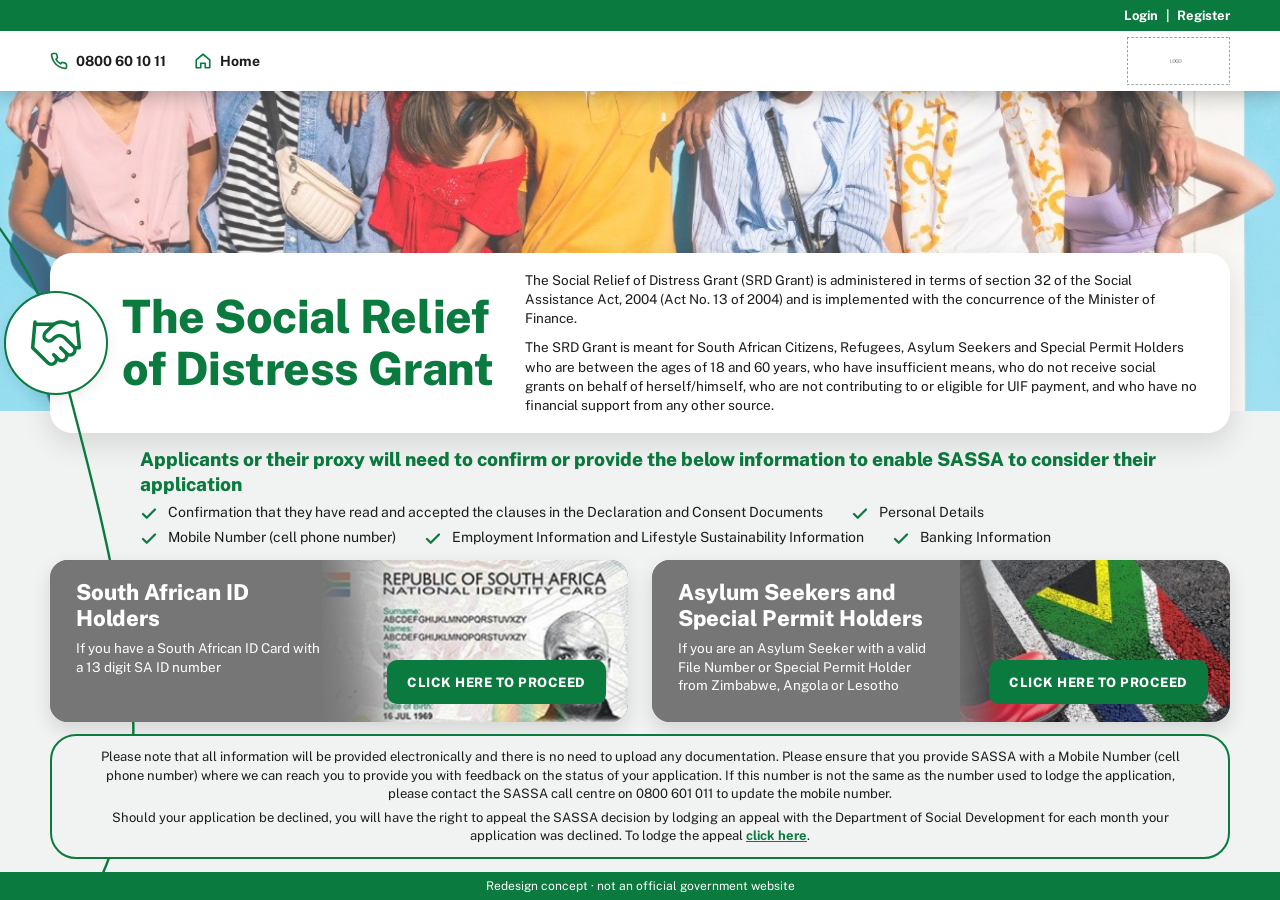
<file: index.html>
<!doctype html>
<html lang="en">
<head>
<meta charset="utf-8">
<meta name="viewport" content="width=device-width, initial-scale=1">
<title>The Social Relief of Distress Grant</title>
<link rel="preconnect" href="https://fonts.googleapis.com">
<link rel="preconnect" href="https://fonts.gstatic.com" crossorigin>
<link href="https://fonts.googleapis.com/css2?family=Public+Sans:wght@400;600;700;800&display=swap" rel="stylesheet">
<link rel="stylesheet" href="styles.css">
</head>
<body>
<div class="page">

  <div class="topbar">
    <div class="wrap">
      <a href="status.html">Login</a><span aria-hidden="true">|</span><a href="index.html">Register</a>
    </div>
  </div>

  <header class="header">
    <div class="wrap">
      <nav aria-label="Main">
        <span>
          <svg width="18" height="18" viewBox="0 0 24 24" fill="none" stroke="#0B7A3E" stroke-width="2.2" stroke-linecap="round" stroke-linejoin="round" aria-hidden="true"><path d="M22 16.9v3a2 2 0 0 1-2.2 2 19.8 19.8 0 0 1-8.6-3.1 19.5 19.5 0 0 1-6-6A19.8 19.8 0 0 1 2.1 4.2 2 2 0 0 1 4.1 2h3a2 2 0 0 1 2 1.7c.1.9.4 1.8.7 2.7a2 2 0 0 1-.5 2.1L8 9.8a16 16 0 0 0 6 6l1.3-1.3a2 2 0 0 1 2.1-.4c.9.3 1.8.6 2.7.7a2 2 0 0 1 1.7 2z"/></svg>
          0800 60 10 11
        </span>
        <a href="index.html">
          <svg width="18" height="18" viewBox="0 0 24 24" fill="none" stroke="#0B7A3E" stroke-width="2.2" stroke-linecap="round" stroke-linejoin="round" aria-hidden="true"><path d="M3 10.5 12 3l9 7.5V21h-6v-6H9v6H3z"/></svg>
          Home
        </a>
      </nav>
      <!-- Replace images/logo.png with the logo file -->
      <img class="logo" src="images/logo.png" alt="Logo">
    </div>
  </header>

  <section class="hero">
    <img class="hero-img" src="images/hero.jpg" alt="A group of young people standing against a blue wall">
    <div class="hero-card-row">
      <div class="wrap hero-card">
        <svg class="curve" aria-hidden="true" viewBox="0 0 300 1100" preserveAspectRatio="none" fill="none">
          <path d="M0 40 C 90 110, 160 190, 186 285 C 214 390, 250 520, 262 640 C 274 770, 210 930, 0 1100" stroke="#0B7A3E" stroke-width="2.4" vector-effect="non-scaling-stroke"/>
        </svg>
        <div class="hero-badge" aria-hidden="true">
          <svg width="56" height="56" viewBox="0 0 24 24" fill="none" stroke="#0B7A3E" stroke-width="1.5" stroke-linecap="round" stroke-linejoin="round"><path d="m11 17 2 2a1 1 0 1 0 3-3"/><path d="m14 14 2.5 2.5a1 1 0 1 0 3-3l-3.88-3.88a3 3 0 0 0-4.24 0l-.88.88a1 1 0 1 1-3-3l2.81-2.81a5.79 5.79 0 0 1 7.06-.87l.47.28a2 2 0 0 0 1.42.25L21 4"/><path d="m21 3 1 11h-2"/><path d="M3 3 2 14l6.5 6.5a1 1 0 1 0 3-3"/><path d="M3 4h8"/></svg>
        </div>
        <h1>The Social Relief<br>of Distress Grant</h1>
        <div class="hero-text">
          <p>The Social Relief of Distress Grant (SRD Grant) is administered in terms of section 32 of the Social Assistance Act, 2004 (Act No. 13 of 2004) and is implemented with the concurrence of the Minister of Finance.</p>
          <p>The SRD Grant is meant for South African Citizens, Refugees, Asylum Seekers and Special Permit Holders who are between the ages of 18 and 60 years, who have insufficient means, who do not receive social grants on behalf of herself/himself, who are not contributing to or eligible for UIF payment, and who have no financial support from any other source.</p>
        </div>
      </div>
    </div>
  </section>

  <main>
    <div class="wrap">
      <section class="needs">
        <h2>Applicants or their proxy will need to confirm or provide the below information to enable SASSA to consider their application</h2>
        <ul>
          <li><svg width="18" height="18" viewBox="0 0 24 24" fill="none" stroke="#0B7A3E" stroke-width="3" stroke-linecap="round" stroke-linejoin="round" aria-hidden="true"><path d="M20 6 9 17l-5-5"/></svg>Confirmation that they have read and accepted the clauses in the Declaration and Consent Documents</li>
          <li><svg width="18" height="18" viewBox="0 0 24 24" fill="none" stroke="#0B7A3E" stroke-width="3" stroke-linecap="round" stroke-linejoin="round" aria-hidden="true"><path d="M20 6 9 17l-5-5"/></svg>Personal Details</li>
          <li><svg width="18" height="18" viewBox="0 0 24 24" fill="none" stroke="#0B7A3E" stroke-width="3" stroke-linecap="round" stroke-linejoin="round" aria-hidden="true"><path d="M20 6 9 17l-5-5"/></svg>Mobile Number (cell phone number)</li>
          <li><svg width="18" height="18" viewBox="0 0 24 24" fill="none" stroke="#0B7A3E" stroke-width="3" stroke-linecap="round" stroke-linejoin="round" aria-hidden="true"><path d="M20 6 9 17l-5-5"/></svg>Employment Information and Lifestyle Sustainability Information</li>
          <li><svg width="18" height="18" viewBox="0 0 24 24" fill="none" stroke="#0B7A3E" stroke-width="3" stroke-linecap="round" stroke-linejoin="round" aria-hidden="true"><path d="M20 6 9 17l-5-5"/></svg>Banking Information</li>
        </ul>
      </section>

      <section class="cards" aria-label="Choose how to apply">
        <article class="card">
          <img src="images/idcard.jpg" alt="">
          <div class="card-body">
            <h3>South African ID Holders</h3>
            <p>If you have a South African ID Card with a 13 digit SA ID number</p>
          </div>
          <a class="btn" href="sa-id.html">CLICK HERE TO PROCEED</a>
        </article>
        <article class="card">
          <img src="images/permit.jpg" alt="">
          <div class="card-body">
            <h3>Asylum Seekers and Special Permit Holders</h3>
            <p>If you are an Asylum Seeker with a valid File Number or Special Permit Holder from Zimbabwe, Angola or Lesotho</p>
          </div>
          <a class="btn" href="asylum.html">CLICK HERE TO PROCEED</a>
        </article>
      </section>

      <section class="notice">
        <p>Please note that all information will be provided electronically and there is no need to upload any documentation. Please ensure that you provide SASSA with a Mobile Number (cell phone number) where we can reach you to provide you with feedback on the status of your application. If this number is not the same as the number used to lodge the application, please contact the SASSA call centre on 0800 601 011 to update the mobile number.</p>
        <p>Should your application be declined, you will have the right to appeal the SASSA decision by lodging an appeal with the Department of Social Development for each month your application was declined. To lodge the appeal <a href="appeal.html"><strong>click here</strong></a>.</p>
      </section>
    </div>
  </main>

  <footer>Redesign concept · not an official government website</footer>
</div>
</body>
</html>
</file>
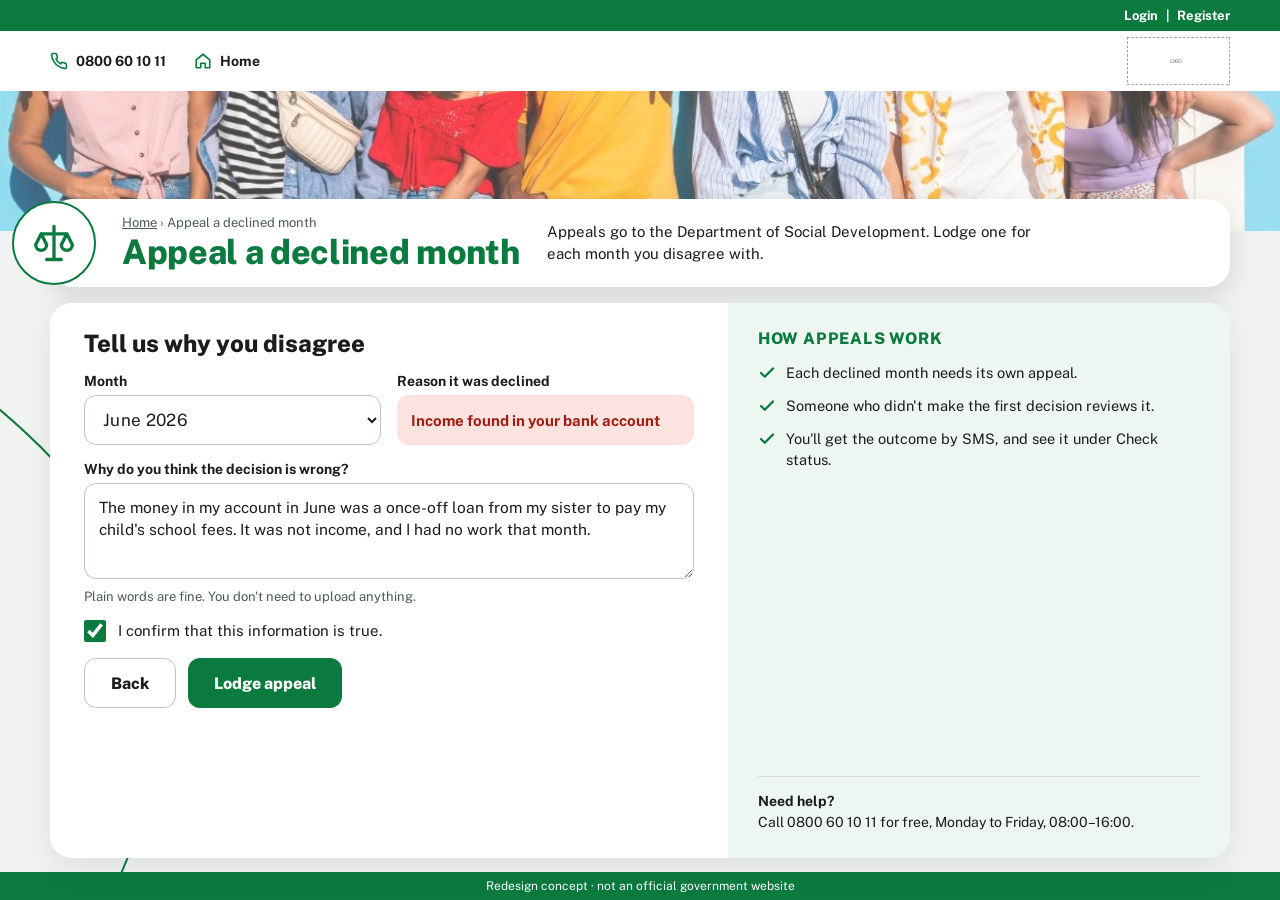
<file: appeal.html>
<!doctype html>
<html lang="en">
<head>
<meta charset="utf-8">
<meta name="viewport" content="width=device-width, initial-scale=1">
<title>Appeal a declined month</title>
<link rel="preconnect" href="https://fonts.googleapis.com">
<link rel="preconnect" href="https://fonts.gstatic.com" crossorigin>
<link href="https://fonts.googleapis.com/css2?family=Public+Sans:wght@400;600;700;800&display=swap" rel="stylesheet">
<link rel="stylesheet" href="styles.css">
<script src="app.js"></script>
</head>
<body>
<div class="page">

  <svg class="deco" aria-hidden="true" viewBox="0 0 260 760" fill="none">
    <path d="M-40 0 C 120 120, 200 260, 150 420 C 110 540, 60 620, -40 760" stroke="#0B7A3E" stroke-width="2"/>
  </svg>

  <div class="topbar">
    <div class="wrap">
      <a href="status.html">Login</a><span aria-hidden="true">|</span><a href="index.html">Register</a>
    </div>
  </div>

  <header class="header">
    <div class="wrap">
      <nav aria-label="Main">
        <span>
          <svg width="18" height="18" viewBox="0 0 24 24" fill="none" stroke="#0B7A3E" stroke-width="2.2" stroke-linecap="round" stroke-linejoin="round" aria-hidden="true"><path d="M22 16.9v3a2 2 0 0 1-2.2 2 19.8 19.8 0 0 1-8.6-3.1 19.5 19.5 0 0 1-6-6A19.8 19.8 0 0 1 2.1 4.2 2 2 0 0 1 4.1 2h3a2 2 0 0 1 2 1.7c.1.9.4 1.8.7 2.7a2 2 0 0 1-.5 2.1L8 9.8a16 16 0 0 0 6 6l1.3-1.3a2 2 0 0 1 2.1-.4c.9.3 1.8.6 2.7.7a2 2 0 0 1 1.7 2z"/></svg>
          0800 60 10 11
        </span>
        <a href="index.html">
          <svg width="18" height="18" viewBox="0 0 24 24" fill="none" stroke="#0B7A3E" stroke-width="2.2" stroke-linecap="round" stroke-linejoin="round" aria-hidden="true"><path d="M3 10.5 12 3l9 7.5V21h-6v-6H9v6H3z"/></svg>
          Home
        </a>
      </nav>
      <img class="logo" src="images/logo.png" alt="Logo">
    </div>
  </header>

  <section class="subhero">
    <img class="subhero-img" src="images/hero.jpg" alt="">
    <div class="hero-card-row">
      <div class="wrap hero-card">
        <div class="hero-badge" aria-hidden="true"><svg width="44" height="44" viewBox="0 0 24 24" fill="none" stroke="#0B7A3E" stroke-width="1.8" stroke-linecap="round" stroke-linejoin="round"><path d="M12 3v18M5 7h14M5 7l-3 6a3 3 0 0 0 6 0zM19 7l-3 6a3 3 0 0 0 6 0zM8 21h8"/></svg></div>
        <div>
          <div class="crumbs"><a href="index.html">Home</a> › <span>Appeal a declined month</span></div>
          <h1>Appeal a declined month</h1>
        </div>
        <p class="subhero-lead">Appeals go to the Department of Social Development. Lodge one for each month you disagree with.</p>
      </div>
    </div>
  </section>

  <main class="inner">
    <div class="wrap">
      

      <section class="panel">
        <form class="panel-main" id="appealForm" novalidate>
          <h2>Tell us why you disagree</h2>
          <div class="fields">
            <div>
              <label class="lbl" for="month">Month</label>
              <select class="inp" id="month"><option>June 2026</option></select>
            </div>
            <div>
              <span class="lbl">Reason it was declined</span>
              <div class="reason">Income found in your bank account</div>
            </div>
          </div>
          <div>
            <label class="lbl" for="why">Why do you think the decision is wrong?</label>
            <textarea class="inp area" id="why">The money in my account in June was a once-off loan from my sister to pay my child's school fees. It was not income, and I had no work that month.</textarea>
            <div class="hint">Plain words are fine. You don't need to upload anything.</div>
          </div>
          <label class="check"><input type="checkbox" id="true" checked>I confirm that this information is true.</label>
          <div class="actions">
            <a class="button ghost" href="status.html">Back</a>
            <button class="button" type="submit">Lodge appeal</button>
          </div>
        </form>

        <div class="panel-main" id="appealDone" hidden>
          <div class="success">
            <span class="tick"><svg width="28" height="28" viewBox="0 0 24 24" fill="none" stroke="currentColor" stroke-width="3" stroke-linecap="round" stroke-linejoin="round" aria-hidden="true"><path d="M20 6 9 17l-5-5"/></svg></span>
            <div>
              <h2>Appeal lodged for June 2026</h2>
              <span style="font-size:15px;color:#3A4A40">Appeal reference <strong>APL-207731</strong></span>
            </div>
          </div>
          <p style="margin:0;font-size:15.5px;line-height:1.5;color:#3A4A40">We'll SMS <strong data-fill="phone">—</strong> when there's an outcome. Your other months carry on as normal.</p>
          <div class="actions">
            <a class="button" href="status.html">Back to my status</a>
            <a class="button ghost" href="index.html">Home</a>
          </div>
        </div>

        <aside class="panel-aside">
          <h3>How appeals work</h3>
          <ul>
            <li><svg width="18" height="18" viewBox="0 0 24 24" fill="none" stroke="#0B7A3E" stroke-width="3" stroke-linecap="round" stroke-linejoin="round" aria-hidden="true"><path d="M20 6 9 17l-5-5"/></svg>Each declined month needs its own appeal.</li>
            <li><svg width="18" height="18" viewBox="0 0 24 24" fill="none" stroke="#0B7A3E" stroke-width="3" stroke-linecap="round" stroke-linejoin="round" aria-hidden="true"><path d="M20 6 9 17l-5-5"/></svg>Someone who didn't make the first decision reviews it.</li>
            <li><svg width="18" height="18" viewBox="0 0 24 24" fill="none" stroke="#0B7A3E" stroke-width="3" stroke-linecap="round" stroke-linejoin="round" aria-hidden="true"><path d="M20 6 9 17l-5-5"/></svg>You'll get the outcome by SMS, and see it under Check status.</li>
          </ul>
          <div class="help"><strong>Need help?</strong><br>Call 0800 60 10 11 for free, Monday to Friday, 08:00–16:00.</div>
        </aside>
      </section>
    </div>
  </main>

  <footer>Redesign concept · not an official government website</footer>
</div>
<script>
document.addEventListener('DOMContentLoaded', function () {
  document.getElementById('appealForm').addEventListener('submit', function (e) {
    e.preventDefault();
    if (!document.getElementById('true').checked) return;
    document.getElementById('appealForm').hidden = true;
    document.getElementById('appealDone').hidden = false;
  });
});
</script>
</body>
</html>
</file>
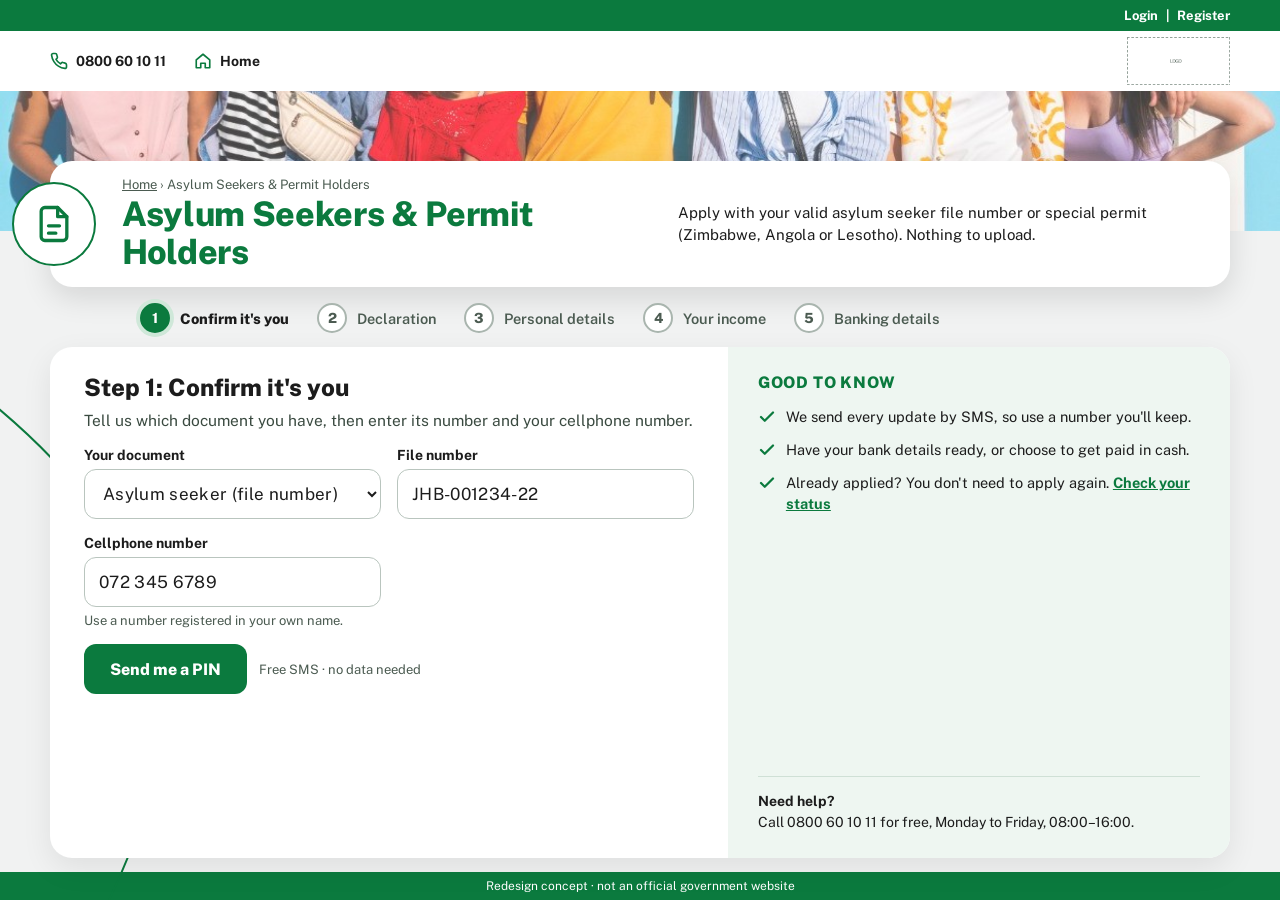
<file: asylum.html>
<!doctype html>
<html lang="en">
<head>
<meta charset="utf-8">
<meta name="viewport" content="width=device-width, initial-scale=1">
<title>Asylum Seekers and Special Permit Holders – Confirm it's you</title>
<link rel="preconnect" href="https://fonts.googleapis.com">
<link rel="preconnect" href="https://fonts.gstatic.com" crossorigin>
<link href="https://fonts.googleapis.com/css2?family=Public+Sans:wght@400;600;700;800&display=swap" rel="stylesheet">
<link rel="stylesheet" href="styles.css">
<script src="app.js"></script>
</head>
<body>
<div class="page">

  <svg class="deco" aria-hidden="true" viewBox="0 0 260 760" fill="none">
    <path d="M-40 0 C 120 120, 200 260, 150 420 C 110 540, 60 620, -40 760" stroke="#0B7A3E" stroke-width="2"/>
  </svg>

  <div class="topbar">
    <div class="wrap">
      <a href="status.html">Login</a><span aria-hidden="true">|</span><a href="index.html">Register</a>
    </div>
  </div>

  <header class="header">
    <div class="wrap">
      <nav aria-label="Main">
        <span>
          <svg width="18" height="18" viewBox="0 0 24 24" fill="none" stroke="#0B7A3E" stroke-width="2.2" stroke-linecap="round" stroke-linejoin="round" aria-hidden="true"><path d="M22 16.9v3a2 2 0 0 1-2.2 2 19.8 19.8 0 0 1-8.6-3.1 19.5 19.5 0 0 1-6-6A19.8 19.8 0 0 1 2.1 4.2 2 2 0 0 1 4.1 2h3a2 2 0 0 1 2 1.7c.1.9.4 1.8.7 2.7a2 2 0 0 1-.5 2.1L8 9.8a16 16 0 0 0 6 6l1.3-1.3a2 2 0 0 1 2.1-.4c.9.3 1.8.6 2.7.7a2 2 0 0 1 1.7 2z"/></svg>
          0800 60 10 11
        </span>
        <a href="index.html">
          <svg width="18" height="18" viewBox="0 0 24 24" fill="none" stroke="#0B7A3E" stroke-width="2.2" stroke-linecap="round" stroke-linejoin="round" aria-hidden="true"><path d="M3 10.5 12 3l9 7.5V21h-6v-6H9v6H3z"/></svg>
          Home
        </a>
      </nav>
      <img class="logo" src="images/logo.png" alt="Logo">
    </div>
  </header>

  <section class="subhero">
    <img class="subhero-img" src="images/hero.jpg" alt="">
    <div class="hero-card-row">
      <div class="wrap hero-card">
        <div class="hero-badge" aria-hidden="true"><svg width="44" height="44" viewBox="0 0 24 24" fill="none" stroke="#0B7A3E" stroke-width="1.8" stroke-linecap="round" stroke-linejoin="round"><path d="M14 3H7a2 2 0 0 0-2 2v14a2 2 0 0 0 2 2h10a2 2 0 0 0 2-2V8z"/><path d="M14 3v5h5M9 13h6M9 17h4"/></svg></div>
        <div>
          <div class="crumbs"><a href="index.html">Home</a> › <span>Asylum Seekers & Permit Holders</span></div>
          <h1>Asylum Seekers & Permit Holders</h1>
        </div>
        <p class="subhero-lead">Apply with your valid asylum seeker file number or special permit (Zimbabwe, Angola or Lesotho). Nothing to upload.</p>
      </div>
    </div>
  </section>

  <main class="inner">
    <div class="wrap">
      <ol class="steps" aria-label="Application steps">
        <li class="current" aria-current="step"><span class="dot">1</span><span class="label">Confirm it's you</span></li>
        <li><span class="dot">2</span><span class="label">Declaration</span></li>
        <li><span class="dot">3</span><span class="label">Personal details</span></li>
        <li><span class="dot">4</span><span class="label">Your income</span></li>
        <li><span class="dot">5</span><span class="label">Banking details</span></li>
      </ol>

      <section class="panel">
        <form class="panel-main" id="idForm" novalidate>
          <h2>Step 1: Confirm it's you</h2>
          <p class="lead">Tell us which document you have, then enter its number and your cellphone number.</p>
          <div class="fields">
            <div>
              <label class="lbl" for="doctype">Your document</label>
              <select class="inp" id="doctype">
                <option value="asylum">Asylum seeker (file number)</option>
                <option value="zim">Special permit – Zimbabwe</option>
                <option value="ang">Special permit – Angola</option>
                <option value="les">Special permit – Lesotho</option>
              </select>
            </div>
            <div>
              <label class="lbl" for="docnum" id="docLabel">File number</label>
              <input class="inp" id="docnum" autocomplete="off" maxlength="20" placeholder="As printed on your document" value="JHB-001234-22" data-err="docErr" aria-describedby="docErr">
              <div class="error" id="docErr" role="alert"></div>
            </div>
            <div>
              <label class="lbl" for="phone">Cellphone number</label>
              <input class="inp" id="phone" inputmode="tel" autocomplete="tel" maxlength="12" placeholder="e.g. 072 345 6789" value="072 345 6789" data-err="phoneErr" aria-describedby="phoneHint phoneErr">
              <div class="hint" id="phoneHint">Use a number registered in your own name.</div>
              <div class="error" id="phoneErr" role="alert"></div>
            </div>
          </div>
          <div class="actions">
            <button class="button" type="submit">Send me a PIN</button>
            <span class="hint" style="margin:0">Free SMS · no data needed</span>
          </div>
        </form>
        <form class="panel-main" id="pinForm" hidden novalidate>
          <h2>Step 1: Enter your PIN</h2>
          <p class="lead">We sent a 6-digit PIN to <strong id="maskedPhone">your phone</strong>. <button type="button" class="linkbtn" id="changeNum">Change number</button></p>
          <div class="pin" role="group" aria-label="6-digit PIN">
            <input inputmode="numeric" maxlength="1" aria-label="Digit 1" autocomplete="one-time-code">
            <input inputmode="numeric" maxlength="1" aria-label="Digit 2">
            <input inputmode="numeric" maxlength="1" aria-label="Digit 3">
            <input inputmode="numeric" maxlength="1" aria-label="Digit 4">
            <input inputmode="numeric" maxlength="1" aria-label="Digit 5">
            <input inputmode="numeric" maxlength="1" aria-label="Digit 6">
          </div>
          <div class="error" id="pinErr" role="alert"></div>
          <div class="actions">
            <button class="button" type="submit">Verify PIN</button>
            <button type="button" class="linkbtn" id="resend" disabled>Resend PIN in 0:60</button>
          </div>
          <div class="note">Demo: the PIN has been filled in for you.</div>
        </form>
        <aside class="panel-aside">
          <h3>Good to know</h3>
          <ul>
            <li><svg width="18" height="18" viewBox="0 0 24 24" fill="none" stroke="#0B7A3E" stroke-width="3" stroke-linecap="round" stroke-linejoin="round" aria-hidden="true"><path d="M20 6 9 17l-5-5"/></svg>We send every update by SMS, so use a number you'll keep.</li>
            <li><svg width="18" height="18" viewBox="0 0 24 24" fill="none" stroke="#0B7A3E" stroke-width="3" stroke-linecap="round" stroke-linejoin="round" aria-hidden="true"><path d="M20 6 9 17l-5-5"/></svg>Have your bank details ready, or choose to get paid in cash.</li>
            <li><svg width="18" height="18" viewBox="0 0 24 24" fill="none" stroke="#0B7A3E" stroke-width="3" stroke-linecap="round" stroke-linejoin="round" aria-hidden="true"><path d="M20 6 9 17l-5-5"/></svg><span>Already applied? You don't need to apply again. <a href="status.html"><strong>Check your status</strong></a></span></li>
          </ul>
          <div class="help"><strong>Need help?</strong><br>Call 0800 60 10 11 for free, Monday to Friday, 08:00–16:00.</div>
        </aside>
      </section>
    </div>
  </main>

  <footer>Redesign concept · not an official government website</footer>
</div>
<script>
document.addEventListener('DOMContentLoaded', function () {
  var type = document.getElementById('doctype'), num = document.getElementById('docnum'), lbl = document.getElementById('docLabel');
  type.addEventListener('change', function () { lbl.textContent = type.value === 'asylum' ? 'File number' : 'Permit number'; });
  SRD.initVerify({
    type: 'asylum',
    validate: function () {
      var v = num.value.trim().toUpperCase();
      var ok = SRD.setErr(num, /^[A-Z0-9\-\/ ]{6,20}$/.test(v) ? '' : 'Enter the number exactly as it appears on your document.');
      return { ok: ok, id: v, firstBad: num };
    }
  });
});
</script>
</body>
</html>
</file>
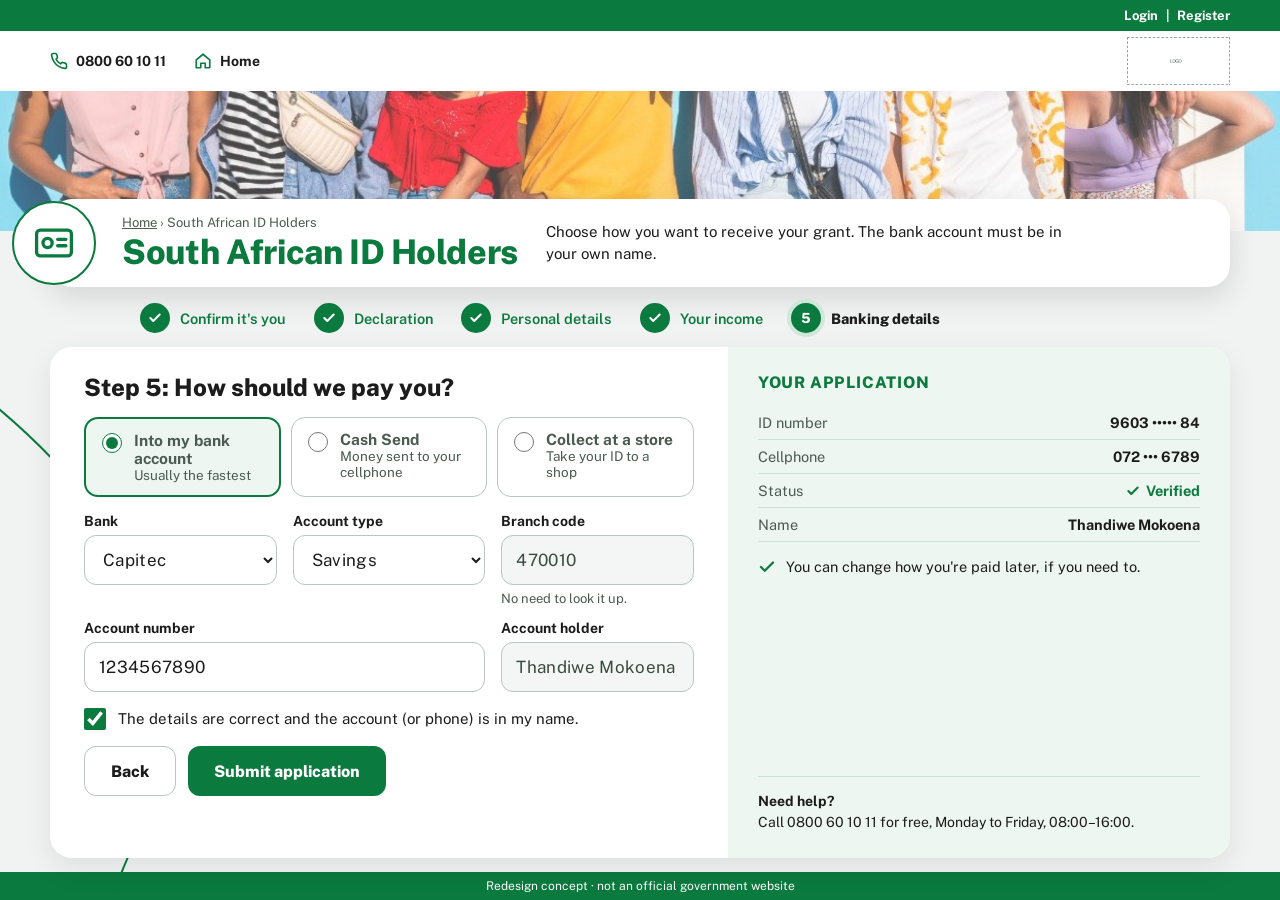
<file: banking.html>
<!doctype html>
<html lang="en">
<head>
<meta charset="utf-8">
<meta name="viewport" content="width=device-width, initial-scale=1">
<title>Banking details</title>
<link rel="preconnect" href="https://fonts.googleapis.com">
<link rel="preconnect" href="https://fonts.gstatic.com" crossorigin>
<link href="https://fonts.googleapis.com/css2?family=Public+Sans:wght@400;600;700;800&display=swap" rel="stylesheet">
<link rel="stylesheet" href="styles.css">
<script src="app.js"></script>
</head>
<body>
<div class="page">

  <svg class="deco" aria-hidden="true" viewBox="0 0 260 760" fill="none">
    <path d="M-40 0 C 120 120, 200 260, 150 420 C 110 540, 60 620, -40 760" stroke="#0B7A3E" stroke-width="2"/>
  </svg>

  <div class="topbar">
    <div class="wrap">
      <a href="status.html">Login</a><span aria-hidden="true">|</span><a href="index.html">Register</a>
    </div>
  </div>

  <header class="header">
    <div class="wrap">
      <nav aria-label="Main">
        <span>
          <svg width="18" height="18" viewBox="0 0 24 24" fill="none" stroke="#0B7A3E" stroke-width="2.2" stroke-linecap="round" stroke-linejoin="round" aria-hidden="true"><path d="M22 16.9v3a2 2 0 0 1-2.2 2 19.8 19.8 0 0 1-8.6-3.1 19.5 19.5 0 0 1-6-6A19.8 19.8 0 0 1 2.1 4.2 2 2 0 0 1 4.1 2h3a2 2 0 0 1 2 1.7c.1.9.4 1.8.7 2.7a2 2 0 0 1-.5 2.1L8 9.8a16 16 0 0 0 6 6l1.3-1.3a2 2 0 0 1 2.1-.4c.9.3 1.8.6 2.7.7a2 2 0 0 1 1.7 2z"/></svg>
          0800 60 10 11
        </span>
        <a href="index.html">
          <svg width="18" height="18" viewBox="0 0 24 24" fill="none" stroke="#0B7A3E" stroke-width="2.2" stroke-linecap="round" stroke-linejoin="round" aria-hidden="true"><path d="M3 10.5 12 3l9 7.5V21h-6v-6H9v6H3z"/></svg>
          Home
        </a>
      </nav>
      <img class="logo" src="images/logo.png" alt="Logo">
    </div>
  </header>

  <section class="subhero">
    <img class="subhero-img" src="images/hero.jpg" alt="">
    <div class="hero-card-row">
      <div class="wrap hero-card">
        <div class="hero-badge" aria-hidden="true"><svg width="44" height="44" viewBox="0 0 24 24" fill="none" stroke="#0B7A3E" stroke-width="1.8" stroke-linecap="round" stroke-linejoin="round"><rect x="2.5" y="5" width="19" height="14" rx="2"/><circle cx="8.5" cy="12" r="2.5"/><path d="M14 10h4.5M14 13.5h4.5"/></svg></div>
        <div>
          <div class="crumbs"><a href="index.html">Home</a> › <span data-type-title>South African ID Holders</span></div>
          <h1 data-type-title>South African ID Holders</h1>
        </div>
        <p class="subhero-lead">Choose how you want to receive your grant. The bank account must be in your own name.</p>
      </div>
    </div>
  </section>

  <main class="inner">
    <div class="wrap">
      <ol class="steps" aria-label="Application steps">
        <li class="done"><span class="dot"><svg width="14" height="14" viewBox="0 0 24 24" fill="none" stroke="currentColor" stroke-width="3.5" stroke-linecap="round" stroke-linejoin="round" aria-hidden="true"><path d="M20 6 9 17l-5-5"/></svg></span><span class="label">Confirm it's you</span></li>
        <li class="done"><span class="dot"><svg width="14" height="14" viewBox="0 0 24 24" fill="none" stroke="currentColor" stroke-width="3.5" stroke-linecap="round" stroke-linejoin="round" aria-hidden="true"><path d="M20 6 9 17l-5-5"/></svg></span><span class="label">Declaration</span></li>
        <li class="done"><span class="dot"><svg width="14" height="14" viewBox="0 0 24 24" fill="none" stroke="currentColor" stroke-width="3.5" stroke-linecap="round" stroke-linejoin="round" aria-hidden="true"><path d="M20 6 9 17l-5-5"/></svg></span><span class="label">Personal details</span></li>
        <li class="done"><span class="dot"><svg width="14" height="14" viewBox="0 0 24 24" fill="none" stroke="currentColor" stroke-width="3.5" stroke-linecap="round" stroke-linejoin="round" aria-hidden="true"><path d="M20 6 9 17l-5-5"/></svg></span><span class="label">Your income</span></li>
        <li class="current" aria-current="step"><span class="dot">5</span><span class="label">Banking details</span></li>
      </ol>

      <section class="panel">
        <form class="panel-main" id="bankForm" novalidate>
          <h2>Step 5: How should we pay you?</h2>
          <div class="methods" role="radiogroup" aria-label="Payment method">
            <label class="method"><input type="radio" name="method" value="bank" checked><span><strong>Into my bank account</strong><span>Usually the fastest</span></span></label>
            <label class="method"><input type="radio" name="method" value="cash"><span><strong>Cash Send</strong><span>Money sent to your cellphone</span></span></label>
            <label class="method"><input type="radio" name="method" value="retail"><span><strong>Collect at a store</strong><span>Take your ID to a shop</span></span></label>
          </div>
          <div id="bankFields">
            <div class="fields3">
              <div>
                <label class="lbl" for="bank">Bank</label>
                <select class="inp" id="bank" data-err="bankErr" aria-describedby="bankErr"><option value="">Choose your bank</option><option value="632005">Absa</option><option value="430000">African Bank</option><option value="470010" selected>Capitec</option><option value="679000">Discovery Bank</option><option value="250655">FNB</option><option value="198765">Nedbank</option><option value="051001">Standard Bank</option><option value="678910">TymeBank</option></select>
                <div class="error" id="bankErr" role="alert"></div>
              </div>
              <div>
                <label class="lbl" for="acctype">Account type</label>
                <select class="inp" id="acctype"><option>Savings</option><option>Cheque / current</option><option>Transmission</option></select>
              </div>
              <div>
                <label class="lbl" for="branch">Branch code</label>
                <input class="inp" id="branch" readonly value="470010" placeholder="Filled in for you" aria-describedby="branchHint">
                <div class="hint" id="branchHint">No need to look it up.</div>
              </div>
              <div class="span2">
                <label class="lbl" for="accnum">Account number</label>
                <input class="inp" id="accnum" value="1234567890" inputmode="numeric" maxlength="16" autocomplete="off" data-err="accErr" aria-describedby="accErr">
                <div class="error" id="accErr" role="alert"></div>
              </div>
              <div>
                <label class="lbl" for="holder">Account holder</label>
                <input class="inp" id="holder" readonly>
              </div>
            </div>
          </div>
          <div id="cashInfo" class="warn" hidden>We'll SMS your cellphone when a payment is ready, with instructions for drawing the cash. Keep your phone with you and never share the PIN.</div>
          <div id="retailInfo" class="warn" hidden>When a payment is ready we'll SMS you. Collect it with your ID at Pick n Pay, Boxer, Shoprite, Checkers or Usave.</div>
          <label class="check"><input type="checkbox" id="confirm" checked>The details are correct and the account (or phone) is in my name.</label>
          <div class="error" id="confirmErr" role="alert"></div>
          <div class="actions">
            <a class="button ghost" href="income.html">Back</a>
            <button class="button" type="submit">Submit application</button>
          </div>
        </form>

        <aside class="panel-aside">
          <h3>Your application</h3>
          <div>
            <div class="summary-row"><span data-id-label>ID number</span><strong data-fill="id">—</strong></div>
            <div class="summary-row"><span>Cellphone</span><strong data-fill="phone">—</strong></div>
            <div class="summary-row"><span>Status</span><strong style="color:#0B7A3E"><svg width="14" height="14" viewBox="0 0 24 24" fill="none" stroke="currentColor" stroke-width="3.5" stroke-linecap="round" stroke-linejoin="round" aria-hidden="true"><path d="M20 6 9 17l-5-5"/></svg>Verified</strong></div>
            <div class="summary-row"><span>Name</span><strong data-fill="name">—</strong></div>
          </div>
          <ul><li><svg width="18" height="18" viewBox="0 0 24 24" fill="none" stroke="#0B7A3E" stroke-width="3" stroke-linecap="round" stroke-linejoin="round" aria-hidden="true"><path d="M20 6 9 17l-5-5"/></svg>You can change how you're paid later, if you need to.</li></ul>
          <div class="help"><strong>Need help?</strong><br>Call 0800 60 10 11 for free, Monday to Friday, 08:00–16:00.</div>
        </aside>
      </section>
    </div>
  </main>

  <footer>Redesign concept · not an official government website</footer>
</div>
<script>
document.addEventListener('DOMContentLoaded', function () {

  var bank = document.getElementById('bank'), branch = document.getElementById('branch'), acc = document.getElementById('accnum');
  document.getElementById('holder').value = (SRD.get('first') + ' ' + SRD.get('last')).trim();
  bank.addEventListener('change', function () { branch.value = bank.value; });
  acc.addEventListener('input', function () { acc.value = SRD.digits(acc.value); });
  function method() { return document.querySelector('input[name="method"]:checked').value; }
  document.querySelectorAll('input[name="method"]').forEach(function (r) { r.addEventListener('change', function () {
    var m = method();
    document.getElementById('bankFields').hidden = m !== 'bank';
    document.getElementById('cashInfo').hidden = m !== 'cash';
    document.getElementById('retailInfo').hidden = m !== 'retail';
  }); });
  function checkBank() {
    var m = method(), bad = null;
    if (m === 'bank') {
      if (!SRD.setErr(bank, bank.value ? '' : 'Choose your bank.')) bad = bad || bank;
      if (!SRD.setErr(acc, /^\d{7,16}$/.test(acc.value) ? '' : 'Account numbers have 7 to 16 digits.')) bad = bad || acc;
    }
    var conf = document.getElementById('confirm');
    document.getElementById('confirmErr').textContent = conf.checked ? '' : 'Please tick to confirm.';
    if (!conf.checked) bad = bad || conf;
    if (bad) { bad.focus(); return false; }
    SRD.set('pay', m === 'cash' ? 'Cash Send' : m === 'retail' ? 'Store collection' : bank.options[bank.selectedIndex].text + ' ••• ' + acc.value.slice(-4));
    return true;
  }

  document.getElementById('bankForm').addEventListener('submit', function (e) {
    e.preventDefault();
    if (!checkBank()) return;
    window.location.href = 'done.html';
  });
});
</script>
</body>
</html>
</file>
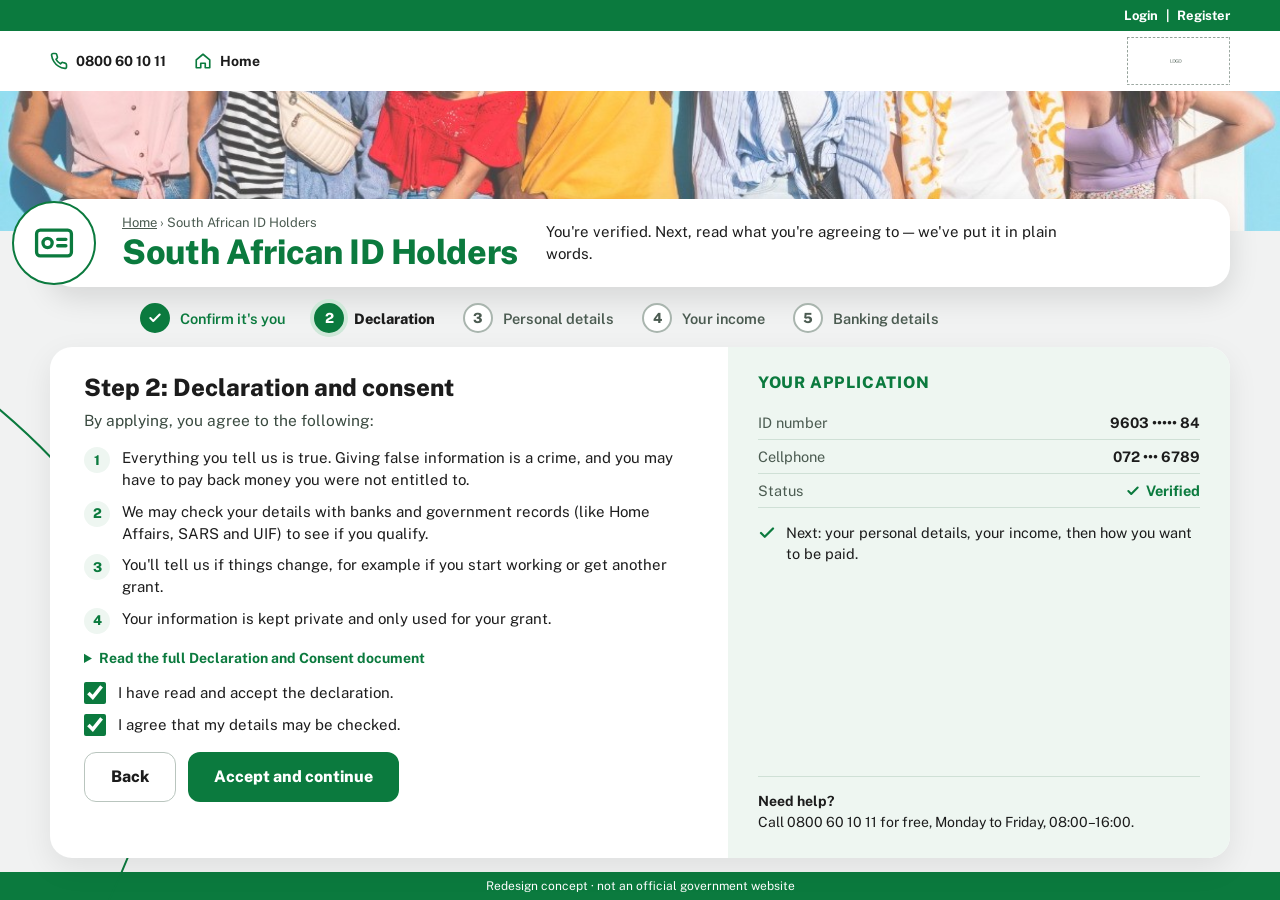
<file: declaration.html>
<!doctype html>
<html lang="en">
<head>
<meta charset="utf-8">
<meta name="viewport" content="width=device-width, initial-scale=1">
<title>Declaration and consent</title>
<link rel="preconnect" href="https://fonts.googleapis.com">
<link rel="preconnect" href="https://fonts.gstatic.com" crossorigin>
<link href="https://fonts.googleapis.com/css2?family=Public+Sans:wght@400;600;700;800&display=swap" rel="stylesheet">
<link rel="stylesheet" href="styles.css">
<script src="app.js"></script>
</head>
<body>
<div class="page">

  <svg class="deco" aria-hidden="true" viewBox="0 0 260 760" fill="none">
    <path d="M-40 0 C 120 120, 200 260, 150 420 C 110 540, 60 620, -40 760" stroke="#0B7A3E" stroke-width="2"/>
  </svg>

  <div class="topbar">
    <div class="wrap">
      <a href="status.html">Login</a><span aria-hidden="true">|</span><a href="index.html">Register</a>
    </div>
  </div>

  <header class="header">
    <div class="wrap">
      <nav aria-label="Main">
        <span>
          <svg width="18" height="18" viewBox="0 0 24 24" fill="none" stroke="#0B7A3E" stroke-width="2.2" stroke-linecap="round" stroke-linejoin="round" aria-hidden="true"><path d="M22 16.9v3a2 2 0 0 1-2.2 2 19.8 19.8 0 0 1-8.6-3.1 19.5 19.5 0 0 1-6-6A19.8 19.8 0 0 1 2.1 4.2 2 2 0 0 1 4.1 2h3a2 2 0 0 1 2 1.7c.1.9.4 1.8.7 2.7a2 2 0 0 1-.5 2.1L8 9.8a16 16 0 0 0 6 6l1.3-1.3a2 2 0 0 1 2.1-.4c.9.3 1.8.6 2.7.7a2 2 0 0 1 1.7 2z"/></svg>
          0800 60 10 11
        </span>
        <a href="index.html">
          <svg width="18" height="18" viewBox="0 0 24 24" fill="none" stroke="#0B7A3E" stroke-width="2.2" stroke-linecap="round" stroke-linejoin="round" aria-hidden="true"><path d="M3 10.5 12 3l9 7.5V21h-6v-6H9v6H3z"/></svg>
          Home
        </a>
      </nav>
      <img class="logo" src="images/logo.png" alt="Logo">
    </div>
  </header>

  <section class="subhero">
    <img class="subhero-img" src="images/hero.jpg" alt="">
    <div class="hero-card-row">
      <div class="wrap hero-card">
        <div class="hero-badge" aria-hidden="true"><svg width="44" height="44" viewBox="0 0 24 24" fill="none" stroke="#0B7A3E" stroke-width="1.8" stroke-linecap="round" stroke-linejoin="round"><rect x="2.5" y="5" width="19" height="14" rx="2"/><circle cx="8.5" cy="12" r="2.5"/><path d="M14 10h4.5M14 13.5h4.5"/></svg></div>
        <div>
          <div class="crumbs"><a href="index.html">Home</a> › <span data-type-title>South African ID Holders</span></div>
          <h1 data-type-title>South African ID Holders</h1>
        </div>
        <p class="subhero-lead">You're verified. Next, read what you're agreeing to — we've put it in plain words.</p>
      </div>
    </div>
  </section>

  <main class="inner">
    <div class="wrap">
      <ol class="steps" aria-label="Application steps">
        <li class="done"><span class="dot"><svg width="14" height="14" viewBox="0 0 24 24" fill="none" stroke="currentColor" stroke-width="3.5" stroke-linecap="round" stroke-linejoin="round" aria-hidden="true"><path d="M20 6 9 17l-5-5"/></svg></span><span class="label">Confirm it's you</span></li>
        <li class="current" aria-current="step"><span class="dot">2</span><span class="label">Declaration</span></li>
        <li><span class="dot">3</span><span class="label">Personal details</span></li>
        <li><span class="dot">4</span><span class="label">Your income</span></li>
        <li><span class="dot">5</span><span class="label">Banking details</span></li>
      </ol>

      <section class="panel">
        <form class="panel-main" id="declForm" novalidate>
          <h2>Step 2: Declaration and consent</h2>
          <p class="lead">By applying, you agree to the following:</p>
          <ol class="plain">
            <li>Everything you tell us is true. Giving false information is a crime, and you may have to pay back money you were not entitled to.</li>
            <li>We may check your details with banks and government records (like Home Affairs, SARS and UIF) to see if you qualify.</li>
            <li>You'll tell us if things change, for example if you start working or get another grant.</li>
            <li>Your information is kept private and only used for your grant.</li>
          </ol>
          <details>
            <summary>Read the full Declaration and Consent document</summary>
            <div class="full">[The full official Declaration and Consent text goes here. Keep it available for anyone who wants to read every clause, but don't make it the first thing people see.]</div>
          </details>
          <div style="display:flex;flex-direction:column;gap:10px">
            <label class="check"><input type="checkbox" id="c1" checked>I have read and accept the declaration.</label>
            <label class="check"><input type="checkbox" id="c2" checked>I agree that my details may be checked.</label>
          </div>
          <div class="actions">
            <a class="button ghost" href="sa-id.html" data-start-link>Back</a>
            <button class="button" type="submit" id="go">Accept and continue</button>
          </div>
        </form>

        <aside class="panel-aside">
          <h3>Your application</h3>
          <div>
            <div class="summary-row"><span data-id-label>ID number</span><strong data-fill="id">—</strong></div>
            <div class="summary-row"><span>Cellphone</span><strong data-fill="phone">—</strong></div>
            <div class="summary-row"><span>Status</span><strong style="color:#0B7A3E"><svg width="14" height="14" viewBox="0 0 24 24" fill="none" stroke="currentColor" stroke-width="3.5" stroke-linecap="round" stroke-linejoin="round" aria-hidden="true"><path d="M20 6 9 17l-5-5"/></svg>Verified</strong></div>
            
          </div>
          <ul><li><svg width="18" height="18" viewBox="0 0 24 24" fill="none" stroke="#0B7A3E" stroke-width="3" stroke-linecap="round" stroke-linejoin="round" aria-hidden="true"><path d="M20 6 9 17l-5-5"/></svg>Next: your personal details, your income, then how you want to be paid.</li></ul>
          <div class="help"><strong>Need help?</strong><br>Call 0800 60 10 11 for free, Monday to Friday, 08:00–16:00.</div>
        </aside>
      </section>
    </div>
  </main>

  <footer>Redesign concept · not an official government website</footer>
</div>
<script>
document.addEventListener('DOMContentLoaded', function () {
  var c1 = document.getElementById('c1'), c2 = document.getElementById('c2'), go = document.getElementById('go');
  function sync() { go.disabled = !(c1.checked && c2.checked); }
  c1.addEventListener('change', sync); c2.addEventListener('change', sync);
  document.getElementById('declForm').addEventListener('submit', function (e) {
    e.preventDefault(); if (!go.disabled) window.location.href = 'details.html';
  });
});
</script>
</body>
</html>
</file>
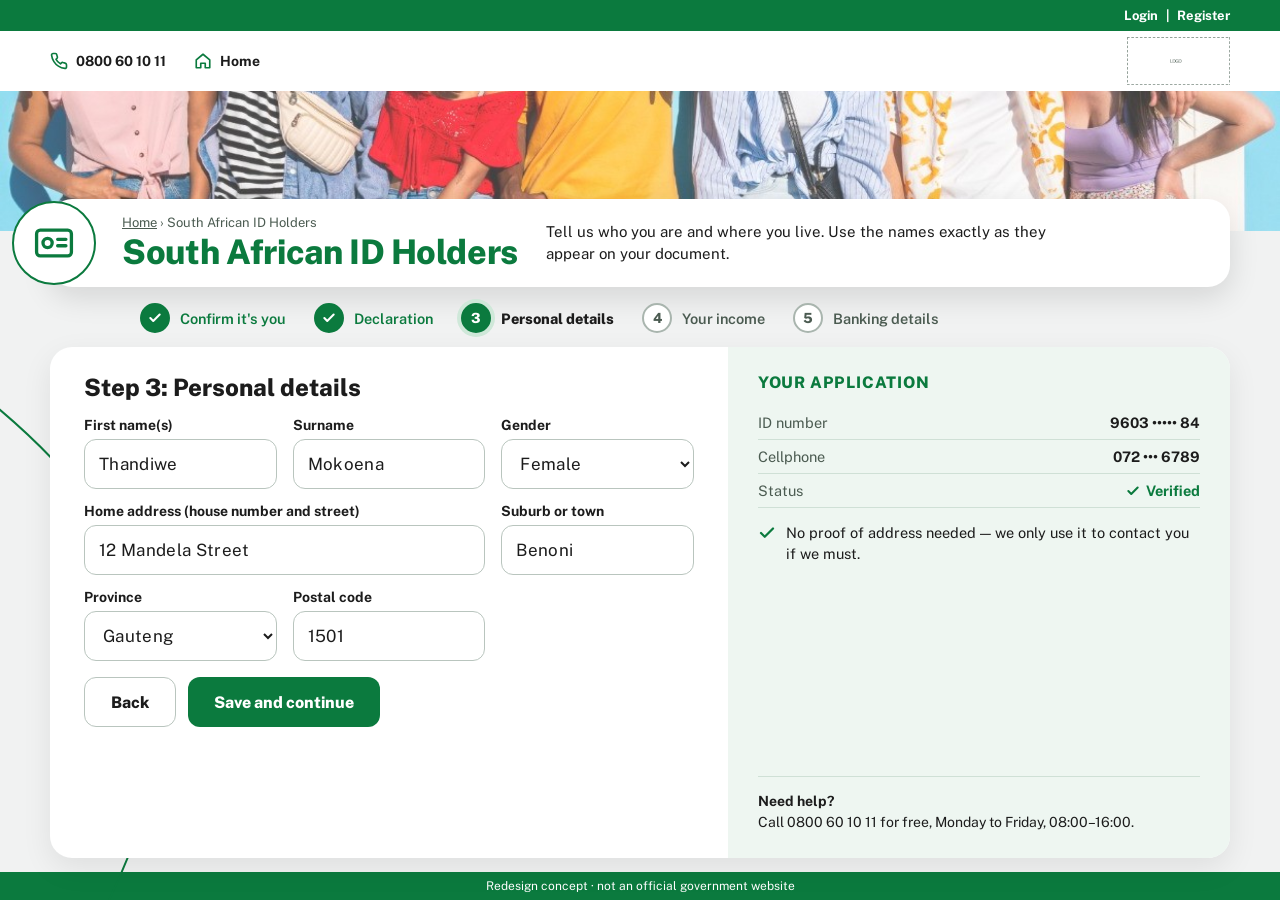
<file: details.html>
<!doctype html>
<html lang="en">
<head>
<meta charset="utf-8">
<meta name="viewport" content="width=device-width, initial-scale=1">
<title>Personal details</title>
<link rel="preconnect" href="https://fonts.googleapis.com">
<link rel="preconnect" href="https://fonts.gstatic.com" crossorigin>
<link href="https://fonts.googleapis.com/css2?family=Public+Sans:wght@400;600;700;800&display=swap" rel="stylesheet">
<link rel="stylesheet" href="styles.css">
<script src="app.js"></script>
</head>
<body>
<div class="page">

  <svg class="deco" aria-hidden="true" viewBox="0 0 260 760" fill="none">
    <path d="M-40 0 C 120 120, 200 260, 150 420 C 110 540, 60 620, -40 760" stroke="#0B7A3E" stroke-width="2"/>
  </svg>

  <div class="topbar">
    <div class="wrap">
      <a href="status.html">Login</a><span aria-hidden="true">|</span><a href="index.html">Register</a>
    </div>
  </div>

  <header class="header">
    <div class="wrap">
      <nav aria-label="Main">
        <span>
          <svg width="18" height="18" viewBox="0 0 24 24" fill="none" stroke="#0B7A3E" stroke-width="2.2" stroke-linecap="round" stroke-linejoin="round" aria-hidden="true"><path d="M22 16.9v3a2 2 0 0 1-2.2 2 19.8 19.8 0 0 1-8.6-3.1 19.5 19.5 0 0 1-6-6A19.8 19.8 0 0 1 2.1 4.2 2 2 0 0 1 4.1 2h3a2 2 0 0 1 2 1.7c.1.9.4 1.8.7 2.7a2 2 0 0 1-.5 2.1L8 9.8a16 16 0 0 0 6 6l1.3-1.3a2 2 0 0 1 2.1-.4c.9.3 1.8.6 2.7.7a2 2 0 0 1 1.7 2z"/></svg>
          0800 60 10 11
        </span>
        <a href="index.html">
          <svg width="18" height="18" viewBox="0 0 24 24" fill="none" stroke="#0B7A3E" stroke-width="2.2" stroke-linecap="round" stroke-linejoin="round" aria-hidden="true"><path d="M3 10.5 12 3l9 7.5V21h-6v-6H9v6H3z"/></svg>
          Home
        </a>
      </nav>
      <img class="logo" src="images/logo.png" alt="Logo">
    </div>
  </header>

  <section class="subhero">
    <img class="subhero-img" src="images/hero.jpg" alt="">
    <div class="hero-card-row">
      <div class="wrap hero-card">
        <div class="hero-badge" aria-hidden="true"><svg width="44" height="44" viewBox="0 0 24 24" fill="none" stroke="#0B7A3E" stroke-width="1.8" stroke-linecap="round" stroke-linejoin="round"><rect x="2.5" y="5" width="19" height="14" rx="2"/><circle cx="8.5" cy="12" r="2.5"/><path d="M14 10h4.5M14 13.5h4.5"/></svg></div>
        <div>
          <div class="crumbs"><a href="index.html">Home</a> › <span data-type-title>South African ID Holders</span></div>
          <h1 data-type-title>South African ID Holders</h1>
        </div>
        <p class="subhero-lead">Tell us who you are and where you live. Use the names exactly as they appear on your document.</p>
      </div>
    </div>
  </section>

  <main class="inner">
    <div class="wrap">
      <ol class="steps" aria-label="Application steps">
        <li class="done"><span class="dot"><svg width="14" height="14" viewBox="0 0 24 24" fill="none" stroke="currentColor" stroke-width="3.5" stroke-linecap="round" stroke-linejoin="round" aria-hidden="true"><path d="M20 6 9 17l-5-5"/></svg></span><span class="label">Confirm it's you</span></li>
        <li class="done"><span class="dot"><svg width="14" height="14" viewBox="0 0 24 24" fill="none" stroke="currentColor" stroke-width="3.5" stroke-linecap="round" stroke-linejoin="round" aria-hidden="true"><path d="M20 6 9 17l-5-5"/></svg></span><span class="label">Declaration</span></li>
        <li class="current" aria-current="step"><span class="dot">3</span><span class="label">Personal details</span></li>
        <li><span class="dot">4</span><span class="label">Your income</span></li>
        <li><span class="dot">5</span><span class="label">Banking details</span></li>
      </ol>

      <section class="panel">
        <form class="panel-main" id="detailsForm" novalidate>
          <h2>Step 3: Personal details</h2>
          <div class="fields3">
            <div>
              <label class="lbl" for="first">First name(s)</label>
              <input class="inp" id="first" autocomplete="given-name" data-err="firstErr" aria-describedby="firstErr">
              <div class="error" id="firstErr" role="alert"></div>
            </div>
            <div>
              <label class="lbl" for="last">Surname</label>
              <input class="inp" id="last" autocomplete="family-name" data-err="lastErr" aria-describedby="lastErr">
              <div class="error" id="lastErr" role="alert"></div>
            </div>
            <div>
              <label class="lbl" for="gender">Gender</label>
              <select class="inp" id="gender"><option>Female</option><option>Male</option><option>Prefer not to say</option></select>
            </div>
            <div class="span2">
              <label class="lbl" for="street">Home address (house number and street)</label>
              <input class="inp" id="street" autocomplete="address-line1" placeholder="e.g. 12 Mandela Street" value="12 Mandela Street" data-err="streetErr" aria-describedby="streetErr">
              <div class="error" id="streetErr" role="alert"></div>
            </div>
            <div>
              <label class="lbl" for="town">Suburb or town</label>
              <input class="inp" id="town" value="Benoni" autocomplete="address-level2" data-err="townErr" aria-describedby="townErr">
              <div class="error" id="townErr" role="alert"></div>
            </div>
            <div>
              <label class="lbl" for="prov">Province</label>
              <select class="inp" id="prov">
                <option>Eastern Cape</option><option>Free State</option><option selected>Gauteng</option><option>KwaZulu-Natal</option><option>Limpopo</option><option>Mpumalanga</option><option>North West</option><option>Northern Cape</option><option>Western Cape</option>
              </select>
            </div>
            <div>
              <label class="lbl" for="postal">Postal code</label>
              <input class="inp" id="postal" inputmode="numeric" maxlength="4" autocomplete="postal-code" placeholder="4 digits" value="1501" data-err="postalErr" aria-describedby="postalErr">
              <div class="error" id="postalErr" role="alert"></div>
            </div>
          </div>
          <div class="actions">
            <a class="button ghost" href="declaration.html">Back</a>
            <button class="button" type="submit">Save and continue</button>
          </div>
        </form>

        <aside class="panel-aside">
          <h3>Your application</h3>
          <div>
            <div class="summary-row"><span data-id-label>ID number</span><strong data-fill="id">—</strong></div>
            <div class="summary-row"><span>Cellphone</span><strong data-fill="phone">—</strong></div>
            <div class="summary-row"><span>Status</span><strong style="color:#0B7A3E"><svg width="14" height="14" viewBox="0 0 24 24" fill="none" stroke="currentColor" stroke-width="3.5" stroke-linecap="round" stroke-linejoin="round" aria-hidden="true"><path d="M20 6 9 17l-5-5"/></svg>Verified</strong></div>
            
          </div>
          <ul><li><svg width="18" height="18" viewBox="0 0 24 24" fill="none" stroke="#0B7A3E" stroke-width="3" stroke-linecap="round" stroke-linejoin="round" aria-hidden="true"><path d="M20 6 9 17l-5-5"/></svg>No proof of address needed — we only use it to contact you if we must.</li></ul>
          <div class="help"><strong>Need help?</strong><br>Call 0800 60 10 11 for free, Monday to Friday, 08:00–16:00.</div>
        </aside>
      </section>
    </div>
  </main>

  <footer>Redesign concept · not an official government website</footer>
</div>
<script>
document.addEventListener('DOMContentLoaded', function () {
  var f = document.getElementById('first'), l = document.getElementById('last');
  f.value = SRD.get('first'); l.value = SRD.get('last');
  document.getElementById('detailsForm').addEventListener('submit', function (e) {
    e.preventDefault();
    var bad = null;
    [['first', 'Enter your first name.'], ['last', 'Enter your surname.'], ['street', 'Enter your house number and street.'], ['town', 'Enter your suburb or town.']].forEach(function (x) {
      var el = document.getElementById(x[0]);
      if (!SRD.setErr(el, el.value.trim() ? '' : x[1]) && !bad) bad = el;
    });
    var pc = document.getElementById('postal');
    if (!SRD.setErr(pc, /^\d{4}$/.test(pc.value) ? '' : 'Postal codes have 4 digits.') && !bad) bad = pc;
    if (bad) { bad.focus(); return; }
    SRD.set('first', f.value.trim()); SRD.set('last', l.value.trim());
    SRD.set('address', document.getElementById('street').value.trim() + ', ' + document.getElementById('town').value.trim() + ', ' + document.getElementById('prov').value);
    window.location.href = 'income.html';
  });
});
</script>
</body>
</html>
</file>
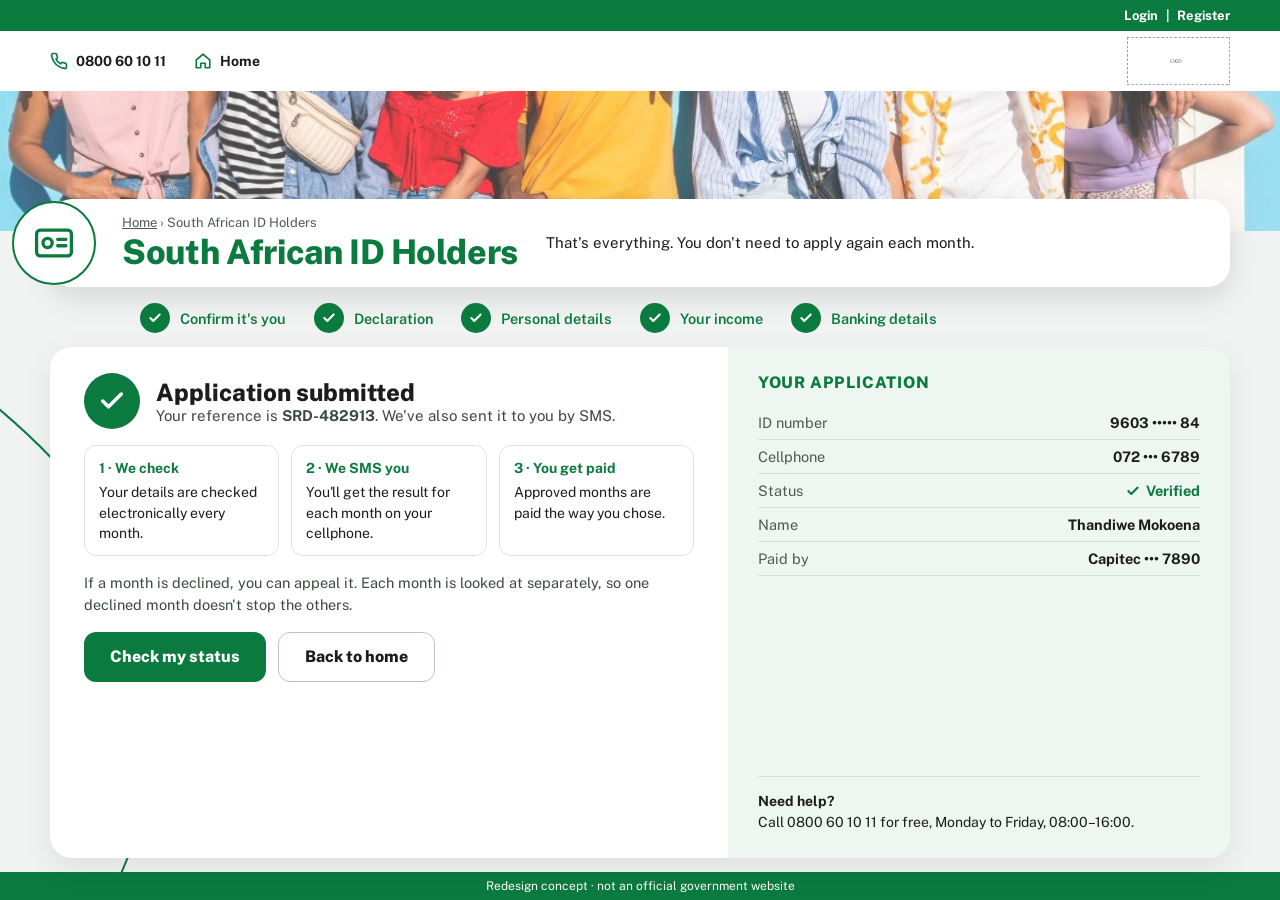
<file: done.html>
<!doctype html>
<html lang="en">
<head>
<meta charset="utf-8">
<meta name="viewport" content="width=device-width, initial-scale=1">
<title>Application submitted</title>
<link rel="preconnect" href="https://fonts.googleapis.com">
<link rel="preconnect" href="https://fonts.gstatic.com" crossorigin>
<link href="https://fonts.googleapis.com/css2?family=Public+Sans:wght@400;600;700;800&display=swap" rel="stylesheet">
<link rel="stylesheet" href="styles.css">
<script src="app.js"></script>
</head>
<body>
<div class="page">

  <svg class="deco" aria-hidden="true" viewBox="0 0 260 760" fill="none">
    <path d="M-40 0 C 120 120, 200 260, 150 420 C 110 540, 60 620, -40 760" stroke="#0B7A3E" stroke-width="2"/>
  </svg>

  <div class="topbar">
    <div class="wrap">
      <a href="status.html">Login</a><span aria-hidden="true">|</span><a href="index.html">Register</a>
    </div>
  </div>

  <header class="header">
    <div class="wrap">
      <nav aria-label="Main">
        <span>
          <svg width="18" height="18" viewBox="0 0 24 24" fill="none" stroke="#0B7A3E" stroke-width="2.2" stroke-linecap="round" stroke-linejoin="round" aria-hidden="true"><path d="M22 16.9v3a2 2 0 0 1-2.2 2 19.8 19.8 0 0 1-8.6-3.1 19.5 19.5 0 0 1-6-6A19.8 19.8 0 0 1 2.1 4.2 2 2 0 0 1 4.1 2h3a2 2 0 0 1 2 1.7c.1.9.4 1.8.7 2.7a2 2 0 0 1-.5 2.1L8 9.8a16 16 0 0 0 6 6l1.3-1.3a2 2 0 0 1 2.1-.4c.9.3 1.8.6 2.7.7a2 2 0 0 1 1.7 2z"/></svg>
          0800 60 10 11
        </span>
        <a href="index.html">
          <svg width="18" height="18" viewBox="0 0 24 24" fill="none" stroke="#0B7A3E" stroke-width="2.2" stroke-linecap="round" stroke-linejoin="round" aria-hidden="true"><path d="M3 10.5 12 3l9 7.5V21h-6v-6H9v6H3z"/></svg>
          Home
        </a>
      </nav>
      <img class="logo" src="images/logo.png" alt="Logo">
    </div>
  </header>

  <section class="subhero">
    <img class="subhero-img" src="images/hero.jpg" alt="">
    <div class="hero-card-row">
      <div class="wrap hero-card">
        <div class="hero-badge" aria-hidden="true"><svg width="44" height="44" viewBox="0 0 24 24" fill="none" stroke="#0B7A3E" stroke-width="1.8" stroke-linecap="round" stroke-linejoin="round"><rect x="2.5" y="5" width="19" height="14" rx="2"/><circle cx="8.5" cy="12" r="2.5"/><path d="M14 10h4.5M14 13.5h4.5"/></svg></div>
        <div>
          <div class="crumbs"><a href="index.html">Home</a> › <span data-type-title>South African ID Holders</span></div>
          <h1 data-type-title>South African ID Holders</h1>
        </div>
        <p class="subhero-lead">That's everything. You don't need to apply again each month.</p>
      </div>
    </div>
  </section>

  <main class="inner">
    <div class="wrap">
      <ol class="steps" aria-label="Application steps">
        <li class="done"><span class="dot"><svg width="14" height="14" viewBox="0 0 24 24" fill="none" stroke="currentColor" stroke-width="3.5" stroke-linecap="round" stroke-linejoin="round" aria-hidden="true"><path d="M20 6 9 17l-5-5"/></svg></span><span class="label">Confirm it's you</span></li>
        <li class="done"><span class="dot"><svg width="14" height="14" viewBox="0 0 24 24" fill="none" stroke="currentColor" stroke-width="3.5" stroke-linecap="round" stroke-linejoin="round" aria-hidden="true"><path d="M20 6 9 17l-5-5"/></svg></span><span class="label">Declaration</span></li>
        <li class="done"><span class="dot"><svg width="14" height="14" viewBox="0 0 24 24" fill="none" stroke="currentColor" stroke-width="3.5" stroke-linecap="round" stroke-linejoin="round" aria-hidden="true"><path d="M20 6 9 17l-5-5"/></svg></span><span class="label">Personal details</span></li>
        <li class="done"><span class="dot"><svg width="14" height="14" viewBox="0 0 24 24" fill="none" stroke="currentColor" stroke-width="3.5" stroke-linecap="round" stroke-linejoin="round" aria-hidden="true"><path d="M20 6 9 17l-5-5"/></svg></span><span class="label">Your income</span></li>
        <li class="done"><span class="dot"><svg width="14" height="14" viewBox="0 0 24 24" fill="none" stroke="currentColor" stroke-width="3.5" stroke-linecap="round" stroke-linejoin="round" aria-hidden="true"><path d="M20 6 9 17l-5-5"/></svg></span><span class="label">Banking details</span></li>
      </ol>

      <section class="panel">
        <div class="panel-main">
          <div class="success">
            <span class="tick"><svg width="28" height="28" viewBox="0 0 24 24" fill="none" stroke="currentColor" stroke-width="3" stroke-linecap="round" stroke-linejoin="round" aria-hidden="true"><path d="M20 6 9 17l-5-5"/></svg></span>
            <div>
              <h2>Application submitted</h2>
              <span style="font-size:15px;color:#3A4A40">Your reference is <strong id="ref">SRD-000000</strong>. We've also sent it to you by SMS.</span>
            </div>
          </div>
          <div class="next3">
            <div><strong>1 · We check</strong>Your details are checked electronically every month.</div>
            <div><strong>2 · We SMS you</strong>You'll get the result for each month on your cellphone.</div>
            <div><strong>3 · You get paid</strong>Approved months are paid the way you chose.</div>
          </div>
          <p style="margin:0;font-size:14.5px;line-height:1.5;color:#3A4A40">If a month is declined, you can appeal it. Each month is looked at separately, so one declined month doesn't stop the others.</p>
          <div class="actions">
            <a class="button" href="status.html">Check my status</a>
            <a class="button ghost" href="index.html">Back to home</a>
          </div>
        </div>

        <aside class="panel-aside">
          <h3>Your application</h3>
          <div>
            <div class="summary-row"><span data-id-label>ID number</span><strong data-fill="id">—</strong></div>
            <div class="summary-row"><span>Cellphone</span><strong data-fill="phone">—</strong></div>
            <div class="summary-row"><span>Status</span><strong style="color:#0B7A3E"><svg width="14" height="14" viewBox="0 0 24 24" fill="none" stroke="currentColor" stroke-width="3.5" stroke-linecap="round" stroke-linejoin="round" aria-hidden="true"><path d="M20 6 9 17l-5-5"/></svg>Verified</strong></div>
            <div class="summary-row"><span>Name</span><strong data-fill="name">—</strong></div><div class="summary-row"><span>Paid by</span><strong data-fill="pay">—</strong></div>
          </div>
          <div class="help"><strong>Need help?</strong><br>Call 0800 60 10 11 for free, Monday to Friday, 08:00–16:00.</div>
        </aside>
      </section>
    </div>
  </main>

  <footer>Redesign concept · not an official government website</footer>
</div>
<script>
document.addEventListener('DOMContentLoaded', function () {
  var ref = SRD.get('ref');
  if (!ref) { ref = 'SRD-' + String(Math.floor(100000 + Math.random() * 900000)); SRD.set('ref', ref); }
  document.getElementById('ref').textContent = ref;
});
</script>
</body>
</html>
</file>
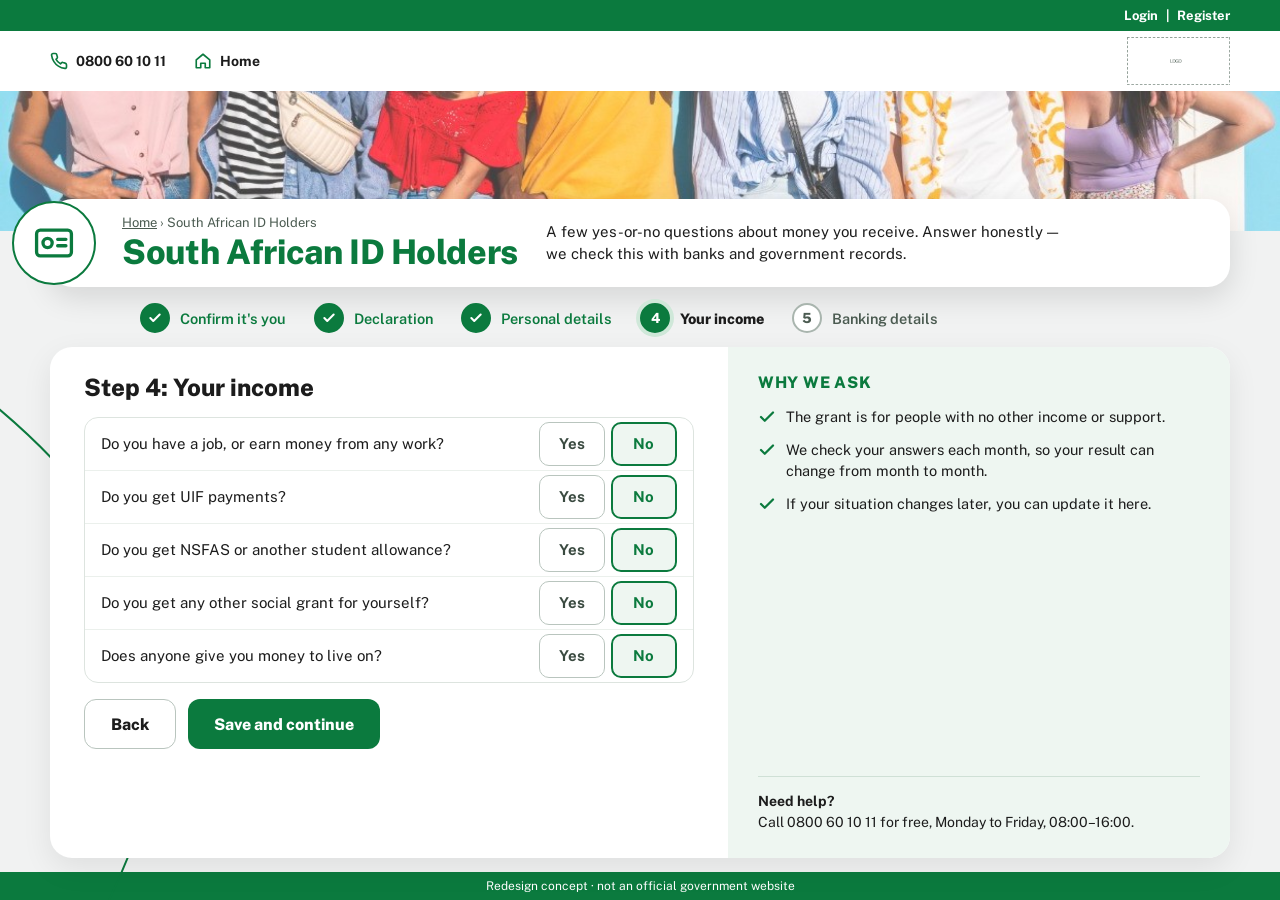
<file: income.html>
<!doctype html>
<html lang="en">
<head>
<meta charset="utf-8">
<meta name="viewport" content="width=device-width, initial-scale=1">
<title>Your income</title>
<link rel="preconnect" href="https://fonts.googleapis.com">
<link rel="preconnect" href="https://fonts.gstatic.com" crossorigin>
<link href="https://fonts.googleapis.com/css2?family=Public+Sans:wght@400;600;700;800&display=swap" rel="stylesheet">
<link rel="stylesheet" href="styles.css">
<script src="app.js"></script>
</head>
<body>
<div class="page">

  <svg class="deco" aria-hidden="true" viewBox="0 0 260 760" fill="none">
    <path d="M-40 0 C 120 120, 200 260, 150 420 C 110 540, 60 620, -40 760" stroke="#0B7A3E" stroke-width="2"/>
  </svg>

  <div class="topbar">
    <div class="wrap">
      <a href="status.html">Login</a><span aria-hidden="true">|</span><a href="index.html">Register</a>
    </div>
  </div>

  <header class="header">
    <div class="wrap">
      <nav aria-label="Main">
        <span>
          <svg width="18" height="18" viewBox="0 0 24 24" fill="none" stroke="#0B7A3E" stroke-width="2.2" stroke-linecap="round" stroke-linejoin="round" aria-hidden="true"><path d="M22 16.9v3a2 2 0 0 1-2.2 2 19.8 19.8 0 0 1-8.6-3.1 19.5 19.5 0 0 1-6-6A19.8 19.8 0 0 1 2.1 4.2 2 2 0 0 1 4.1 2h3a2 2 0 0 1 2 1.7c.1.9.4 1.8.7 2.7a2 2 0 0 1-.5 2.1L8 9.8a16 16 0 0 0 6 6l1.3-1.3a2 2 0 0 1 2.1-.4c.9.3 1.8.6 2.7.7a2 2 0 0 1 1.7 2z"/></svg>
          0800 60 10 11
        </span>
        <a href="index.html">
          <svg width="18" height="18" viewBox="0 0 24 24" fill="none" stroke="#0B7A3E" stroke-width="2.2" stroke-linecap="round" stroke-linejoin="round" aria-hidden="true"><path d="M3 10.5 12 3l9 7.5V21h-6v-6H9v6H3z"/></svg>
          Home
        </a>
      </nav>
      <img class="logo" src="images/logo.png" alt="Logo">
    </div>
  </header>

  <section class="subhero">
    <img class="subhero-img" src="images/hero.jpg" alt="">
    <div class="hero-card-row">
      <div class="wrap hero-card">
        <div class="hero-badge" aria-hidden="true"><svg width="44" height="44" viewBox="0 0 24 24" fill="none" stroke="#0B7A3E" stroke-width="1.8" stroke-linecap="round" stroke-linejoin="round"><rect x="2.5" y="5" width="19" height="14" rx="2"/><circle cx="8.5" cy="12" r="2.5"/><path d="M14 10h4.5M14 13.5h4.5"/></svg></div>
        <div>
          <div class="crumbs"><a href="index.html">Home</a> › <span data-type-title>South African ID Holders</span></div>
          <h1 data-type-title>South African ID Holders</h1>
        </div>
        <p class="subhero-lead">A few yes-or-no questions about money you receive. Answer honestly — we check this with banks and government records.</p>
      </div>
    </div>
  </section>

  <main class="inner">
    <div class="wrap">
      <ol class="steps" aria-label="Application steps">
        <li class="done"><span class="dot"><svg width="14" height="14" viewBox="0 0 24 24" fill="none" stroke="currentColor" stroke-width="3.5" stroke-linecap="round" stroke-linejoin="round" aria-hidden="true"><path d="M20 6 9 17l-5-5"/></svg></span><span class="label">Confirm it's you</span></li>
        <li class="done"><span class="dot"><svg width="14" height="14" viewBox="0 0 24 24" fill="none" stroke="currentColor" stroke-width="3.5" stroke-linecap="round" stroke-linejoin="round" aria-hidden="true"><path d="M20 6 9 17l-5-5"/></svg></span><span class="label">Declaration</span></li>
        <li class="done"><span class="dot"><svg width="14" height="14" viewBox="0 0 24 24" fill="none" stroke="currentColor" stroke-width="3.5" stroke-linecap="round" stroke-linejoin="round" aria-hidden="true"><path d="M20 6 9 17l-5-5"/></svg></span><span class="label">Personal details</span></li>
        <li class="current" aria-current="step"><span class="dot">4</span><span class="label">Your income</span></li>
        <li><span class="dot">5</span><span class="label">Banking details</span></li>
      </ol>

      <section class="panel">
        <form class="panel-main" id="incomeForm" novalidate>
          <h2>Step 4: Your income</h2>
          <div class="qlist">
            <div class="qrow"><span id="q-job">Do you have a job, or earn money from any work?</span><div class="yn" role="group" aria-labelledby="q-job"><button type="button" aria-pressed="false">Yes</button><button type="button" aria-pressed="true">No</button></div></div>
            <div class="qrow"><span id="q-uif">Do you get UIF payments?</span><div class="yn" role="group" aria-labelledby="q-uif"><button type="button" aria-pressed="false">Yes</button><button type="button" aria-pressed="true">No</button></div></div>
            <div class="qrow"><span id="q-nsfas">Do you get NSFAS or another student allowance?</span><div class="yn" role="group" aria-labelledby="q-nsfas"><button type="button" aria-pressed="false">Yes</button><button type="button" aria-pressed="true">No</button></div></div>
            <div class="qrow"><span id="q-grant">Do you get any other social grant for yourself?</span><div class="yn" role="group" aria-labelledby="q-grant"><button type="button" aria-pressed="false">Yes</button><button type="button" aria-pressed="true">No</button></div></div>
            <div class="qrow"><span id="q-support">Does anyone give you money to live on?</span><div class="yn" role="group" aria-labelledby="q-support"><button type="button" aria-pressed="false">Yes</button><button type="button" aria-pressed="true">No</button></div></div>
          </div>
          <div class="warn" id="maybe" hidden>Answering "Yes" doesn't stop you applying, but you may not qualify. We'll check and let you know by SMS.</div>
          <div class="error" id="qErr" role="alert"></div>
          <div class="actions">
            <a class="button ghost" href="details.html">Back</a>
            <button class="button" type="submit">Save and continue</button>
          </div>
        </form>

        <aside class="panel-aside">
          <h3>Why we ask</h3>
          <ul>
            <li><svg width="18" height="18" viewBox="0 0 24 24" fill="none" stroke="#0B7A3E" stroke-width="3" stroke-linecap="round" stroke-linejoin="round" aria-hidden="true"><path d="M20 6 9 17l-5-5"/></svg>The grant is for people with no other income or support.</li>
            <li><svg width="18" height="18" viewBox="0 0 24 24" fill="none" stroke="#0B7A3E" stroke-width="3" stroke-linecap="round" stroke-linejoin="round" aria-hidden="true"><path d="M20 6 9 17l-5-5"/></svg>We check your answers each month, so your result can change from month to month.</li>
            <li><svg width="18" height="18" viewBox="0 0 24 24" fill="none" stroke="#0B7A3E" stroke-width="3" stroke-linecap="round" stroke-linejoin="round" aria-hidden="true"><path d="M20 6 9 17l-5-5"/></svg>If your situation changes later, you can update it here.</li>
          </ul>
          <div class="help"><strong>Need help?</strong><br>Call 0800 60 10 11 for free, Monday to Friday, 08:00–16:00.</div>
        </aside>
      </section>
    </div>
  </main>

  <footer>Redesign concept · not an official government website</footer>
</div>
<script>
document.addEventListener('DOMContentLoaded', function () {
  var form = document.getElementById('incomeForm');
  var groups = form.querySelectorAll('.yn');
  form.addEventListener('change', function () {
    var anyYes = Array.prototype.some.call(groups, function (g) { return g.children[0].getAttribute('aria-pressed') === 'true'; });
    document.getElementById('maybe').hidden = !anyYes;
    document.getElementById('qErr').textContent = '';
  });
  form.addEventListener('submit', function (e) {
    e.preventDefault();
    var unanswered = Array.prototype.filter.call(groups, function (g) { return !g.querySelector('[aria-pressed="true"]'); });
    if (unanswered.length) { document.getElementById('qErr').textContent = 'Please answer all ' + groups.length + ' questions.'; unanswered[0].querySelector('button').focus(); return; }
    window.location.href = 'banking.html';
  });
});
</script>
</body>
</html>
</file>
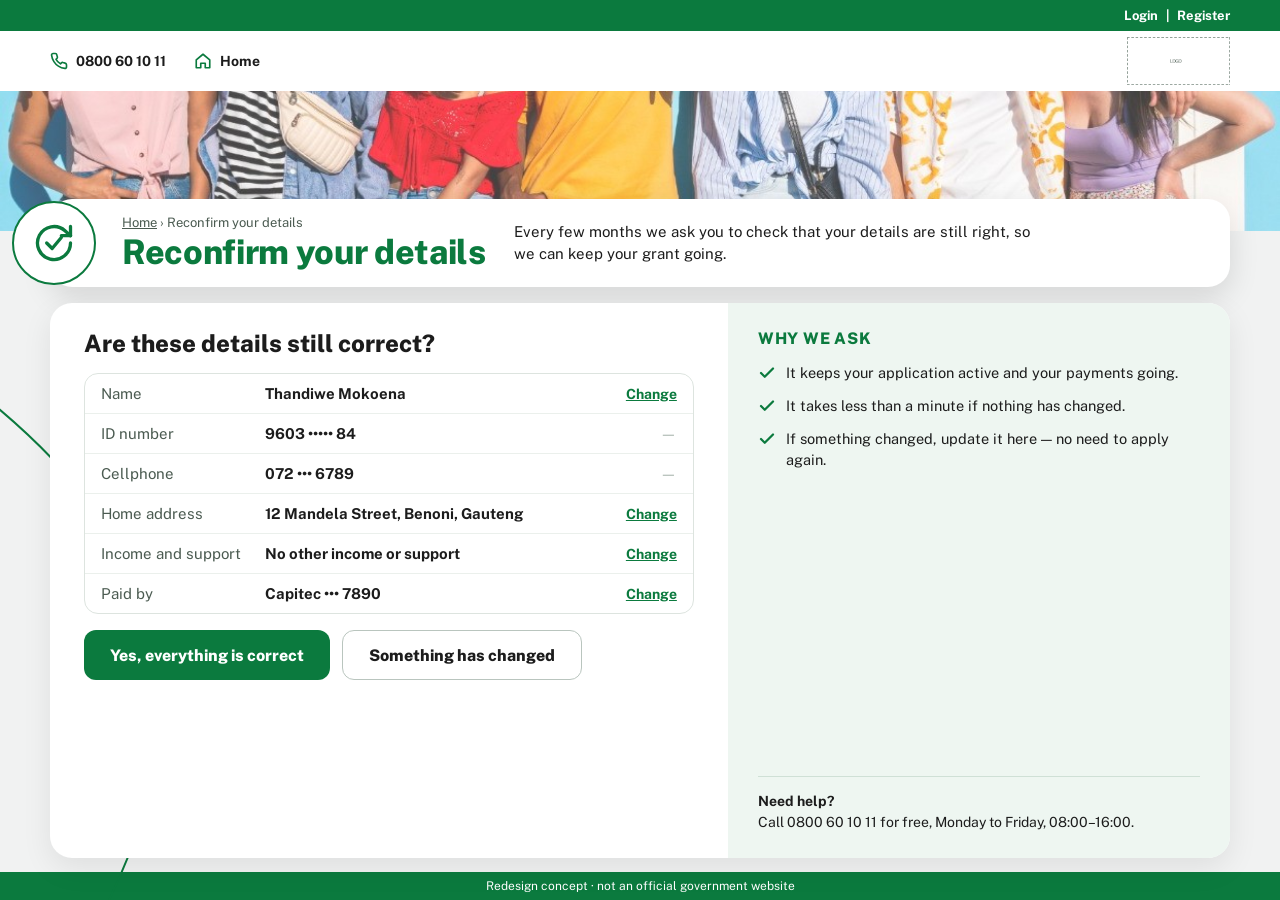
<file: reconfirm.html>
<!doctype html>
<html lang="en">
<head>
<meta charset="utf-8">
<meta name="viewport" content="width=device-width, initial-scale=1">
<title>Reconfirm your details</title>
<link rel="preconnect" href="https://fonts.googleapis.com">
<link rel="preconnect" href="https://fonts.gstatic.com" crossorigin>
<link href="https://fonts.googleapis.com/css2?family=Public+Sans:wght@400;600;700;800&display=swap" rel="stylesheet">
<link rel="stylesheet" href="styles.css">
<script src="app.js"></script>
</head>
<body>
<div class="page">

  <svg class="deco" aria-hidden="true" viewBox="0 0 260 760" fill="none">
    <path d="M-40 0 C 120 120, 200 260, 150 420 C 110 540, 60 620, -40 760" stroke="#0B7A3E" stroke-width="2"/>
  </svg>

  <div class="topbar">
    <div class="wrap">
      <a href="status.html">Login</a><span aria-hidden="true">|</span><a href="index.html">Register</a>
    </div>
  </div>

  <header class="header">
    <div class="wrap">
      <nav aria-label="Main">
        <span>
          <svg width="18" height="18" viewBox="0 0 24 24" fill="none" stroke="#0B7A3E" stroke-width="2.2" stroke-linecap="round" stroke-linejoin="round" aria-hidden="true"><path d="M22 16.9v3a2 2 0 0 1-2.2 2 19.8 19.8 0 0 1-8.6-3.1 19.5 19.5 0 0 1-6-6A19.8 19.8 0 0 1 2.1 4.2 2 2 0 0 1 4.1 2h3a2 2 0 0 1 2 1.7c.1.9.4 1.8.7 2.7a2 2 0 0 1-.5 2.1L8 9.8a16 16 0 0 0 6 6l1.3-1.3a2 2 0 0 1 2.1-.4c.9.3 1.8.6 2.7.7a2 2 0 0 1 1.7 2z"/></svg>
          0800 60 10 11
        </span>
        <a href="index.html">
          <svg width="18" height="18" viewBox="0 0 24 24" fill="none" stroke="#0B7A3E" stroke-width="2.2" stroke-linecap="round" stroke-linejoin="round" aria-hidden="true"><path d="M3 10.5 12 3l9 7.5V21h-6v-6H9v6H3z"/></svg>
          Home
        </a>
      </nav>
      <img class="logo" src="images/logo.png" alt="Logo">
    </div>
  </header>

  <section class="subhero">
    <img class="subhero-img" src="images/hero.jpg" alt="">
    <div class="hero-card-row">
      <div class="wrap hero-card">
        <div class="hero-badge" aria-hidden="true"><svg width="44" height="44" viewBox="0 0 24 24" fill="none" stroke="#0B7A3E" stroke-width="1.8" stroke-linecap="round" stroke-linejoin="round"><path d="M21 12a9 9 0 1 1-3-6.7L21 8"/><path d="M21 3v5h-5"/><path d="m8 12 3 3 5-6"/></svg></div>
        <div>
          <div class="crumbs"><a href="index.html">Home</a> › <span>Reconfirm your details</span></div>
          <h1>Reconfirm your details</h1>
        </div>
        <p class="subhero-lead">Every few months we ask you to check that your details are still right, so we can keep your grant going.</p>
      </div>
    </div>
  </section>

  <main class="inner">
    <div class="wrap">
      

      <section class="panel">
        <div class="panel-main" id="rcMain">
          <h2>Are these details still correct?</h2>
          <div class="rc-list">
            <div class="rc-row"><span>Name</span><strong data-fill="name">—</strong><a href="details.html">Change</a></div>
            <div class="rc-row"><span><span data-id-label>ID number</span></span><strong data-fill="id">—</strong><span class="muted">—</span></div>
            <div class="rc-row"><span>Cellphone</span><strong data-fill="phone">—</strong><span class="muted">—</span></div>
            <div class="rc-row"><span>Home address</span><strong data-fill="address">—</strong><a href="details.html">Change</a></div>
            <div class="rc-row"><span>Income and support</span><strong>No other income or support</strong><a href="income.html">Change</a></div>
            <div class="rc-row"><span>Paid by</span><strong data-fill="pay">—</strong><a href="update-banking.html">Change</a></div>
          </div>
          <div class="actions">
            <button class="button" type="button" id="allGood">Yes, everything is correct</button>
            <a class="button ghost" href="details.html">Something has changed</a>
          </div>
        </div>

        <div class="panel-main" id="rcDone" hidden>
          <div class="success">
            <span class="tick"><svg width="28" height="28" viewBox="0 0 24 24" fill="none" stroke="currentColor" stroke-width="3" stroke-linecap="round" stroke-linejoin="round" aria-hidden="true"><path d="M20 6 9 17l-5-5"/></svg></span>
            <div>
              <h2>Thank you — you're reconfirmed</h2>
              <span style="font-size:15px;color:#3A4A40">We'll remind you by SMS when it's time to check again.</span>
            </div>
          </div>
          <div class="actions">
            <a class="button" href="status.html">Back to my status</a>
            <a class="button ghost" href="index.html">Home</a>
          </div>
        </div>

        <aside class="panel-aside">
          <h3>Why we ask</h3>
          <ul>
            <li><svg width="18" height="18" viewBox="0 0 24 24" fill="none" stroke="#0B7A3E" stroke-width="3" stroke-linecap="round" stroke-linejoin="round" aria-hidden="true"><path d="M20 6 9 17l-5-5"/></svg>It keeps your application active and your payments going.</li>
            <li><svg width="18" height="18" viewBox="0 0 24 24" fill="none" stroke="#0B7A3E" stroke-width="3" stroke-linecap="round" stroke-linejoin="round" aria-hidden="true"><path d="M20 6 9 17l-5-5"/></svg>It takes less than a minute if nothing has changed.</li>
            <li><svg width="18" height="18" viewBox="0 0 24 24" fill="none" stroke="#0B7A3E" stroke-width="3" stroke-linecap="round" stroke-linejoin="round" aria-hidden="true"><path d="M20 6 9 17l-5-5"/></svg>If something changed, update it here — no need to apply again.</li>
          </ul>
          <div class="help"><strong>Need help?</strong><br>Call 0800 60 10 11 for free, Monday to Friday, 08:00–16:00.</div>
        </aside>
      </section>
    </div>
  </main>

  <footer>Redesign concept · not an official government website</footer>
</div>
<script>
document.addEventListener('DOMContentLoaded', function () {
  document.getElementById('allGood').addEventListener('click', function () {
    document.getElementById('rcMain').hidden = true; document.getElementById('rcDone').hidden = false;
  });
});
</script>
</body>
</html>
</file>
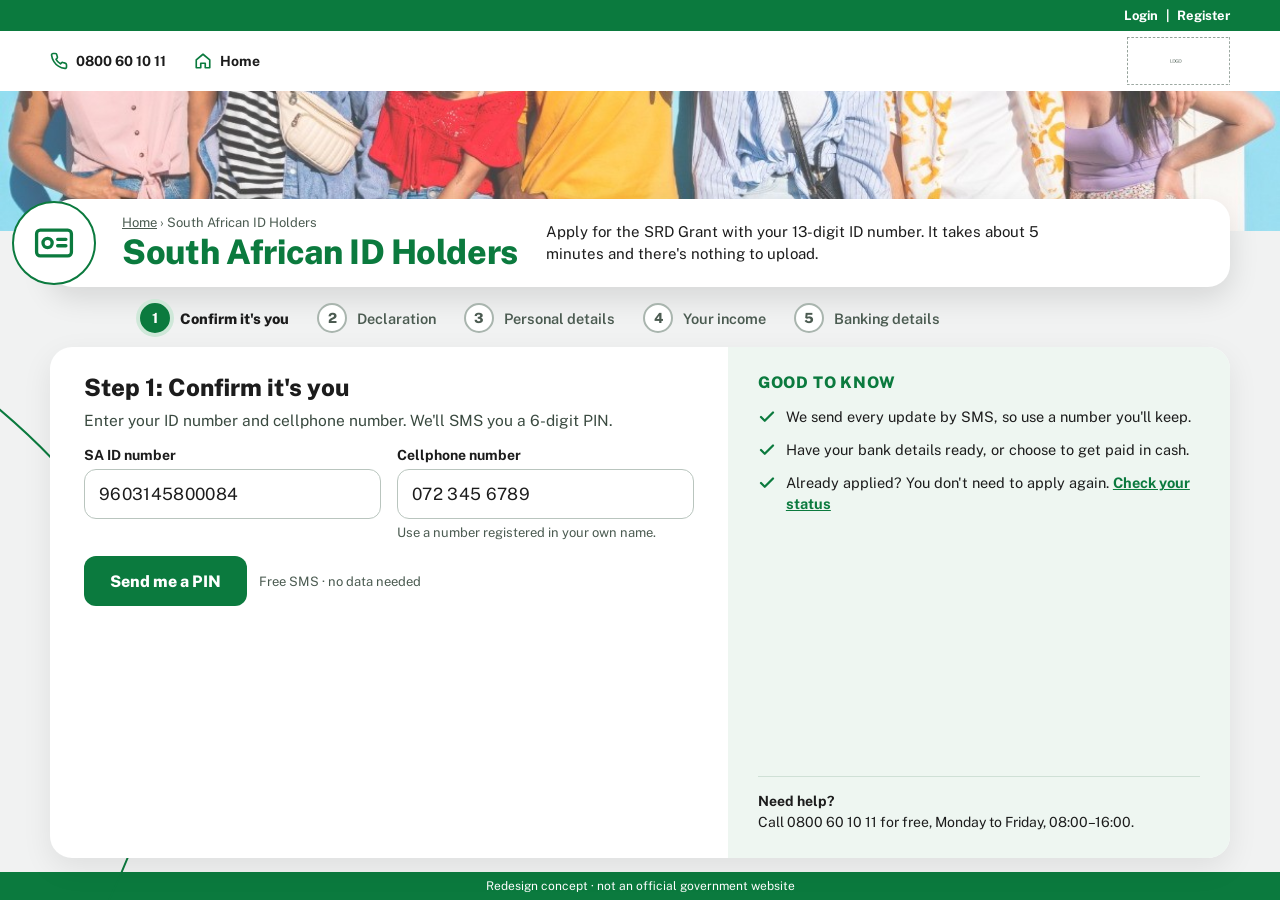
<file: sa-id.html>
<!doctype html>
<html lang="en">
<head>
<meta charset="utf-8">
<meta name="viewport" content="width=device-width, initial-scale=1">
<title>South African ID Holders – Confirm it's you</title>
<link rel="preconnect" href="https://fonts.googleapis.com">
<link rel="preconnect" href="https://fonts.gstatic.com" crossorigin>
<link href="https://fonts.googleapis.com/css2?family=Public+Sans:wght@400;600;700;800&display=swap" rel="stylesheet">
<link rel="stylesheet" href="styles.css">
<script src="app.js"></script>
</head>
<body>
<div class="page">

  <svg class="deco" aria-hidden="true" viewBox="0 0 260 760" fill="none">
    <path d="M-40 0 C 120 120, 200 260, 150 420 C 110 540, 60 620, -40 760" stroke="#0B7A3E" stroke-width="2"/>
  </svg>

  <div class="topbar">
    <div class="wrap">
      <a href="status.html">Login</a><span aria-hidden="true">|</span><a href="index.html">Register</a>
    </div>
  </div>

  <header class="header">
    <div class="wrap">
      <nav aria-label="Main">
        <span>
          <svg width="18" height="18" viewBox="0 0 24 24" fill="none" stroke="#0B7A3E" stroke-width="2.2" stroke-linecap="round" stroke-linejoin="round" aria-hidden="true"><path d="M22 16.9v3a2 2 0 0 1-2.2 2 19.8 19.8 0 0 1-8.6-3.1 19.5 19.5 0 0 1-6-6A19.8 19.8 0 0 1 2.1 4.2 2 2 0 0 1 4.1 2h3a2 2 0 0 1 2 1.7c.1.9.4 1.8.7 2.7a2 2 0 0 1-.5 2.1L8 9.8a16 16 0 0 0 6 6l1.3-1.3a2 2 0 0 1 2.1-.4c.9.3 1.8.6 2.7.7a2 2 0 0 1 1.7 2z"/></svg>
          0800 60 10 11
        </span>
        <a href="index.html">
          <svg width="18" height="18" viewBox="0 0 24 24" fill="none" stroke="#0B7A3E" stroke-width="2.2" stroke-linecap="round" stroke-linejoin="round" aria-hidden="true"><path d="M3 10.5 12 3l9 7.5V21h-6v-6H9v6H3z"/></svg>
          Home
        </a>
      </nav>
      <img class="logo" src="images/logo.png" alt="Logo">
    </div>
  </header>

  <section class="subhero">
    <img class="subhero-img" src="images/hero.jpg" alt="">
    <div class="hero-card-row">
      <div class="wrap hero-card">
        <div class="hero-badge" aria-hidden="true"><svg width="44" height="44" viewBox="0 0 24 24" fill="none" stroke="#0B7A3E" stroke-width="1.8" stroke-linecap="round" stroke-linejoin="round"><rect x="2.5" y="5" width="19" height="14" rx="2"/><circle cx="8.5" cy="12" r="2.5"/><path d="M14 10h4.5M14 13.5h4.5"/></svg></div>
        <div>
          <div class="crumbs"><a href="index.html">Home</a> › <span>South African ID Holders</span></div>
          <h1>South African ID Holders</h1>
        </div>
        <p class="subhero-lead">Apply for the SRD Grant with your 13-digit ID number. It takes about 5 minutes and there's nothing to upload.</p>
      </div>
    </div>
  </section>

  <main class="inner">
    <div class="wrap">
      <ol class="steps" aria-label="Application steps">
        <li class="current" aria-current="step"><span class="dot">1</span><span class="label">Confirm it's you</span></li>
        <li><span class="dot">2</span><span class="label">Declaration</span></li>
        <li><span class="dot">3</span><span class="label">Personal details</span></li>
        <li><span class="dot">4</span><span class="label">Your income</span></li>
        <li><span class="dot">5</span><span class="label">Banking details</span></li>
      </ol>

      <section class="panel">
        <form class="panel-main" id="idForm" novalidate>
          <h2>Step 1: Confirm it's you</h2>
          <p class="lead">Enter your ID number and cellphone number. We'll SMS you a 6-digit PIN.</p>
          <div class="fields">
            <div>
              <label class="lbl" for="idnum">SA ID number</label>
              <input class="inp" id="idnum" inputmode="numeric" autocomplete="off" maxlength="13" placeholder="13 digits" value="9603145800084" data-err="idErr" aria-describedby="idErr">
              <div class="error" id="idErr" role="alert"></div>
            </div>
            <div>
              <label class="lbl" for="phone">Cellphone number</label>
              <input class="inp" id="phone" inputmode="tel" autocomplete="tel" maxlength="12" placeholder="e.g. 072 345 6789" value="072 345 6789" data-err="phoneErr" aria-describedby="phoneHint phoneErr">
              <div class="hint" id="phoneHint">Use a number registered in your own name.</div>
              <div class="error" id="phoneErr" role="alert"></div>
            </div>
          </div>
          <div class="actions">
            <button class="button" type="submit">Send me a PIN</button>
            <span class="hint" style="margin:0">Free SMS · no data needed</span>
          </div>
        </form>
        <form class="panel-main" id="pinForm" hidden novalidate>
          <h2>Step 1: Enter your PIN</h2>
          <p class="lead">We sent a 6-digit PIN to <strong id="maskedPhone">your phone</strong>. <button type="button" class="linkbtn" id="changeNum">Change number</button></p>
          <div class="pin" role="group" aria-label="6-digit PIN">
            <input inputmode="numeric" maxlength="1" aria-label="Digit 1" autocomplete="one-time-code">
            <input inputmode="numeric" maxlength="1" aria-label="Digit 2">
            <input inputmode="numeric" maxlength="1" aria-label="Digit 3">
            <input inputmode="numeric" maxlength="1" aria-label="Digit 4">
            <input inputmode="numeric" maxlength="1" aria-label="Digit 5">
            <input inputmode="numeric" maxlength="1" aria-label="Digit 6">
          </div>
          <div class="error" id="pinErr" role="alert"></div>
          <div class="actions">
            <button class="button" type="submit">Verify PIN</button>
            <button type="button" class="linkbtn" id="resend" disabled>Resend PIN in 0:60</button>
          </div>
          <div class="note">Demo: the PIN has been filled in for you.</div>
        </form>
        <aside class="panel-aside">
          <h3>Good to know</h3>
          <ul>
            <li><svg width="18" height="18" viewBox="0 0 24 24" fill="none" stroke="#0B7A3E" stroke-width="3" stroke-linecap="round" stroke-linejoin="round" aria-hidden="true"><path d="M20 6 9 17l-5-5"/></svg>We send every update by SMS, so use a number you'll keep.</li>
            <li><svg width="18" height="18" viewBox="0 0 24 24" fill="none" stroke="#0B7A3E" stroke-width="3" stroke-linecap="round" stroke-linejoin="round" aria-hidden="true"><path d="M20 6 9 17l-5-5"/></svg>Have your bank details ready, or choose to get paid in cash.</li>
            <li><svg width="18" height="18" viewBox="0 0 24 24" fill="none" stroke="#0B7A3E" stroke-width="3" stroke-linecap="round" stroke-linejoin="round" aria-hidden="true"><path d="M20 6 9 17l-5-5"/></svg><span>Already applied? You don't need to apply again. <a href="status.html"><strong>Check your status</strong></a></span></li>
          </ul>
          <div class="help"><strong>Need help?</strong><br>Call 0800 60 10 11 for free, Monday to Friday, 08:00–16:00.</div>
        </aside>
      </section>
    </div>
  </main>

  <footer>Redesign concept · not an official government website</footer>
</div>
<script>
document.addEventListener('DOMContentLoaded', function () {
  var idInp = document.getElementById('idnum');
  idInp.addEventListener('input', function () { idInp.value = SRD.digits(idInp.value).slice(0, 13); });
  SRD.initVerify({
    type: 'sa',
    validate: function () {
      var id = SRD.digits(idInp.value);
      var ok = SRD.setErr(idInp, SRD.validSaId(id) ? '' : 'Check your ID number — it should be the 13 digits on your ID.');
      return { ok: ok, id: id, firstBad: idInp };
    }
  });
});
</script>
</body>
</html>
</file>
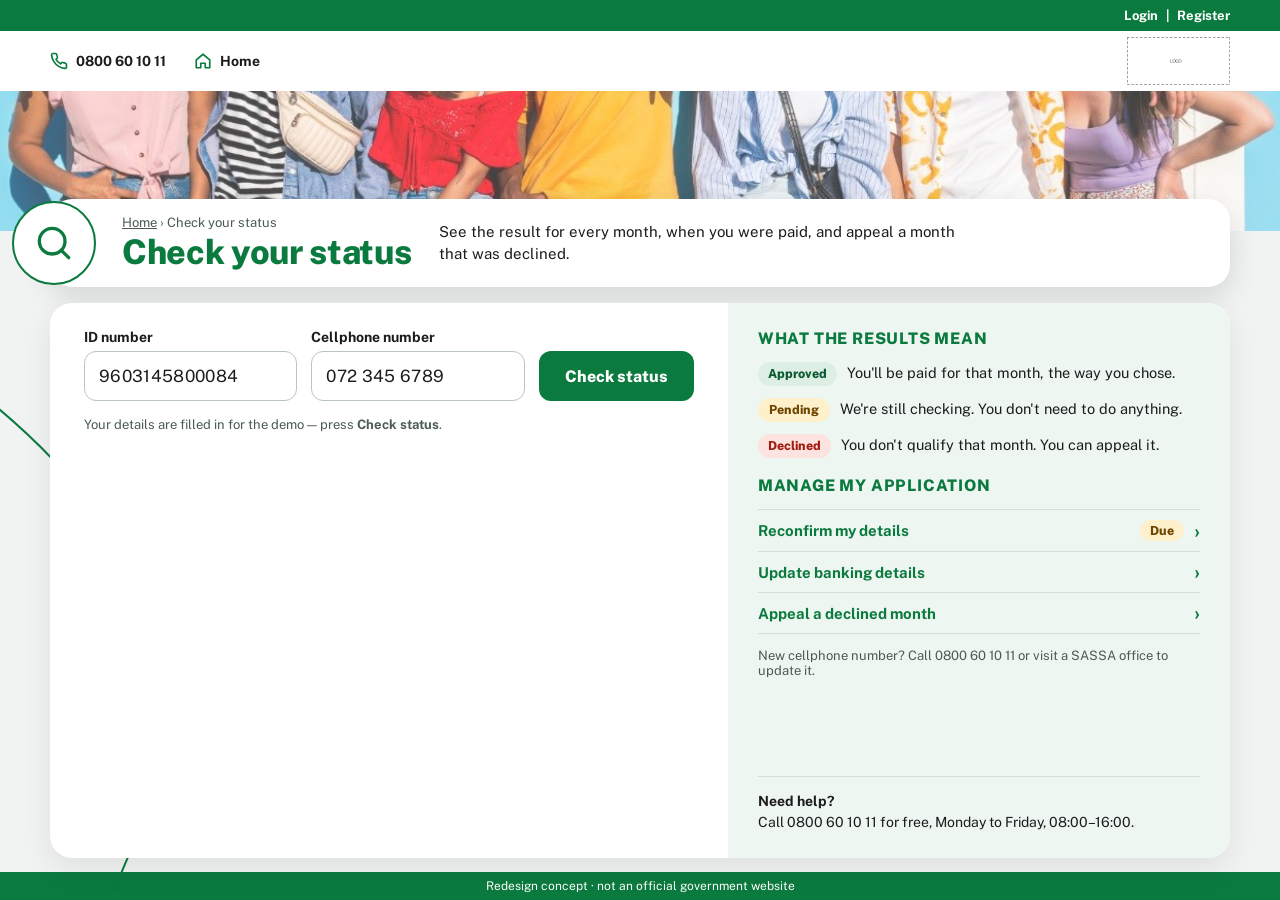
<file: status.html>
<!doctype html>
<html lang="en">
<head>
<meta charset="utf-8">
<meta name="viewport" content="width=device-width, initial-scale=1">
<title>Check your status</title>
<link rel="preconnect" href="https://fonts.googleapis.com">
<link rel="preconnect" href="https://fonts.gstatic.com" crossorigin>
<link href="https://fonts.googleapis.com/css2?family=Public+Sans:wght@400;600;700;800&display=swap" rel="stylesheet">
<link rel="stylesheet" href="styles.css">
<script src="app.js"></script>
</head>
<body>
<div class="page">

  <svg class="deco" aria-hidden="true" viewBox="0 0 260 760" fill="none">
    <path d="M-40 0 C 120 120, 200 260, 150 420 C 110 540, 60 620, -40 760" stroke="#0B7A3E" stroke-width="2"/>
  </svg>

  <div class="topbar">
    <div class="wrap">
      <a href="status.html">Login</a><span aria-hidden="true">|</span><a href="index.html">Register</a>
    </div>
  </div>

  <header class="header">
    <div class="wrap">
      <nav aria-label="Main">
        <span>
          <svg width="18" height="18" viewBox="0 0 24 24" fill="none" stroke="#0B7A3E" stroke-width="2.2" stroke-linecap="round" stroke-linejoin="round" aria-hidden="true"><path d="M22 16.9v3a2 2 0 0 1-2.2 2 19.8 19.8 0 0 1-8.6-3.1 19.5 19.5 0 0 1-6-6A19.8 19.8 0 0 1 2.1 4.2 2 2 0 0 1 4.1 2h3a2 2 0 0 1 2 1.7c.1.9.4 1.8.7 2.7a2 2 0 0 1-.5 2.1L8 9.8a16 16 0 0 0 6 6l1.3-1.3a2 2 0 0 1 2.1-.4c.9.3 1.8.6 2.7.7a2 2 0 0 1 1.7 2z"/></svg>
          0800 60 10 11
        </span>
        <a href="index.html">
          <svg width="18" height="18" viewBox="0 0 24 24" fill="none" stroke="#0B7A3E" stroke-width="2.2" stroke-linecap="round" stroke-linejoin="round" aria-hidden="true"><path d="M3 10.5 12 3l9 7.5V21h-6v-6H9v6H3z"/></svg>
          Home
        </a>
      </nav>
      <img class="logo" src="images/logo.png" alt="Logo">
    </div>
  </header>

  <section class="subhero">
    <img class="subhero-img" src="images/hero.jpg" alt="">
    <div class="hero-card-row">
      <div class="wrap hero-card">
        <div class="hero-badge" aria-hidden="true"><svg width="44" height="44" viewBox="0 0 24 24" fill="none" stroke="#0B7A3E" stroke-width="1.8" stroke-linecap="round" stroke-linejoin="round"><circle cx="11" cy="11" r="7"/><path d="m20 20-4-4"/></svg></div>
        <div>
          <div class="crumbs"><a href="index.html">Home</a> › <span>Check your status</span></div>
          <h1>Check your status</h1>
        </div>
        <p class="subhero-lead">See the result for every month, when you were paid, and appeal a month that was declined.</p>
      </div>
    </div>
  </section>

  <main class="inner">
    <div class="wrap">
      

      <section class="panel">
        <div class="panel-main">
          <form class="lookup" id="lookup" novalidate>
            <div><label class="lbl" for="sid"><span data-id-label>ID number</span></label><input class="inp" id="sid" value="9603145800084"></div>
            <div><label class="lbl" for="sph">Cellphone number</label><input class="inp" id="sph" inputmode="tel" value="072 345 6789"></div>
            <button class="button" type="submit" id="checkBtn">Check status</button>
          </form>
          <div id="results" hidden>
            <div class="who">
              <span class="avatar" id="initials">TM</span>
              <div><strong data-fill="name">—</strong><span>Reference <span data-fill="ref">SRD-482913</span> · Paid by <span data-fill="pay">—</span></span></div>
              <span class="pill wait">October: pending</span>
            </div>
            <div class="months">
            <div class="tile ok"><strong>Apr 2026</strong><span class="pill ok">Approved</span><span class="tile-note">Paid on 14 Apr</span></div>
            <div class="tile ok"><strong>May 2026</strong><span class="pill ok">Approved</span><span class="tile-note">Paid on 13 May</span></div>
            <div class="tile no"><strong>Jun 2026</strong><span class="pill no">Declined</span><span class="tile-note">Income found in your bank account</span><a class="tile-link" href="appeal.html">Appeal this month</a></div>
            <div class="tile ok"><strong>Jul 2026</strong><span class="pill ok">Approved</span><span class="tile-note">Paid on 15 Jul</span></div>
            <div class="tile ok"><strong>Aug 2026</strong><span class="pill ok">Approved</span><span class="tile-note">Paid on 12 Aug</span></div>
            <div class="tile ok"><strong>Sep 2026</strong><span class="pill ok">Approved</span><span class="tile-note">Paid on 16 Sep</span></div>
            <div class="tile wait"><strong>Oct 2026</strong><span class="pill wait">Pending</span><span class="tile-note">Still checking — nothing for you to do</span></div>
            <div class="tile key"><strong>Each month counts on its own</strong><span class="tile-note">One declined month doesn't stop the others.</span></div>
            </div>
          </div>
          <p class="hint" id="before" style="margin:0">Your details are filled in for the demo — press <strong>Check status</strong>.</p>
        </div>

        <aside class="panel-aside">
          <h3>What the results mean</h3>
          <ul>
            <li><span class="pill ok">Approved</span><span>You'll be paid for that month, the way you chose.</span></li>
            <li><span class="pill wait">Pending</span><span>We're still checking. You don't need to do anything.</span></li>
            <li><span class="pill no">Declined</span><span>You don't qualify that month. You can appeal it.</span></li>
          </ul>
          <h3 style="margin-top:4px">Manage my application</h3>
          <nav class="manage" aria-label="Manage my application">
            <a href="reconfirm.html">Reconfirm my details <span class="pill wait">Due</span></a>
            <a href="update-banking.html">Update banking details</a>
            <a href="appeal.html">Appeal a declined month</a>
          </nav>
          <p class="hint" style="margin:0">New cellphone number? Call 0800 60 10 11 or visit a SASSA office to update it.</p>
          <div class="help"><strong>Need help?</strong><br>Call 0800 60 10 11 for free, Monday to Friday, 08:00–16:00.</div>
        </aside>
      </section>
    </div>
  </main>

  <footer>Redesign concept · not an official government website</footer>
</div>
<script>
document.addEventListener('DOMContentLoaded', function () {
  var btn = document.getElementById('checkBtn');
  var first = SRD.get('first'), last = SRD.get('last');
  document.getElementById('initials').textContent = (first[0] || '') + (last[0] || '');
  if (SRD.isAsylum()) document.getElementById('sid').value = SRD.get('id');
  document.getElementById('lookup').addEventListener('submit', function (e) {
    e.preventDefault();
    btn.textContent = 'Checking…'; btn.disabled = true;
    setTimeout(function () {
      btn.textContent = 'Check status'; btn.disabled = false;
      document.getElementById('before').hidden = true;
      document.getElementById('results').hidden = false;
    }, 700);
  });
});
</script>
</body>
</html>
</file>
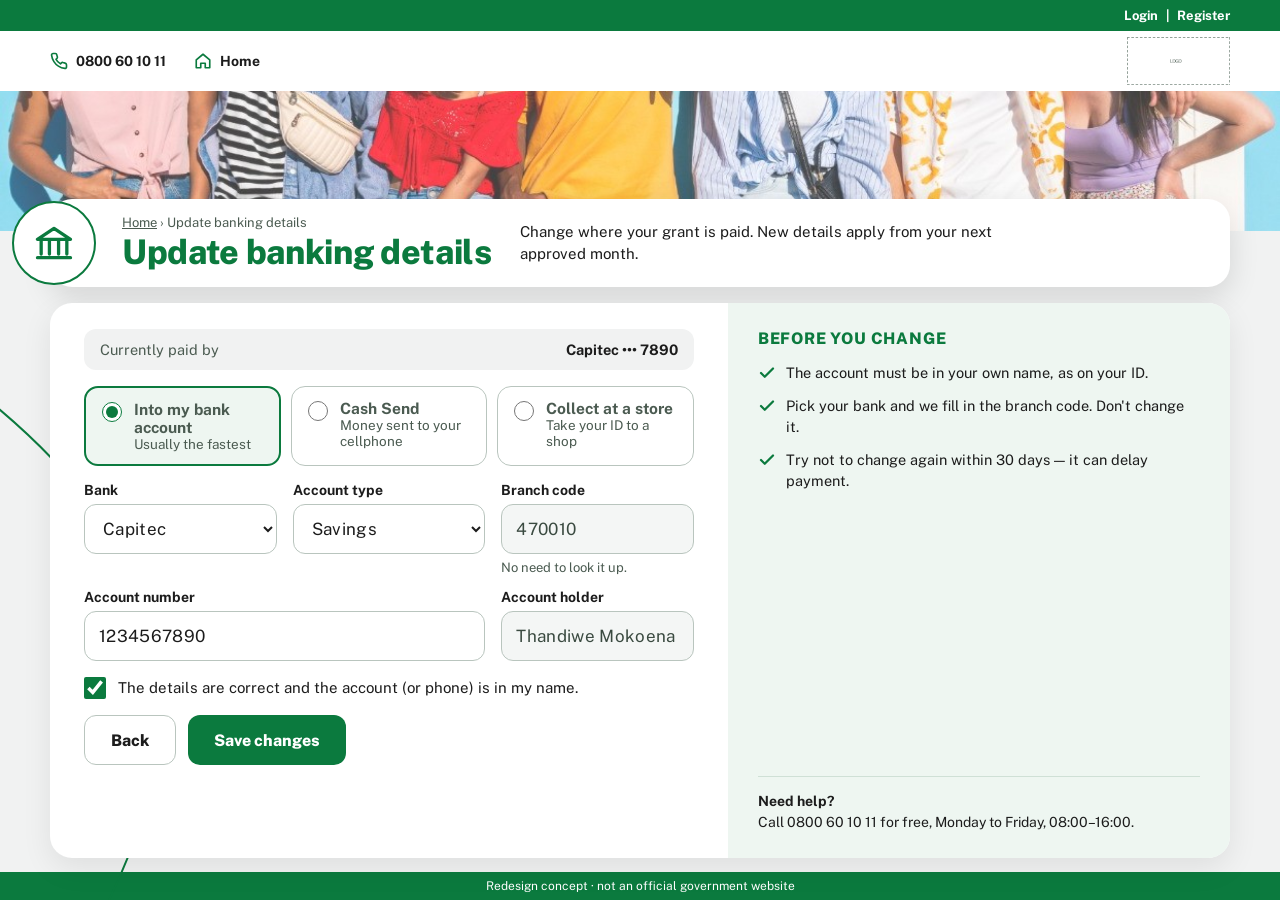
<file: update-banking.html>
<!doctype html>
<html lang="en">
<head>
<meta charset="utf-8">
<meta name="viewport" content="width=device-width, initial-scale=1">
<title>Update banking details</title>
<link rel="preconnect" href="https://fonts.googleapis.com">
<link rel="preconnect" href="https://fonts.gstatic.com" crossorigin>
<link href="https://fonts.googleapis.com/css2?family=Public+Sans:wght@400;600;700;800&display=swap" rel="stylesheet">
<link rel="stylesheet" href="styles.css">
<script src="app.js"></script>
</head>
<body>
<div class="page">

  <svg class="deco" aria-hidden="true" viewBox="0 0 260 760" fill="none">
    <path d="M-40 0 C 120 120, 200 260, 150 420 C 110 540, 60 620, -40 760" stroke="#0B7A3E" stroke-width="2"/>
  </svg>

  <div class="topbar">
    <div class="wrap">
      <a href="status.html">Login</a><span aria-hidden="true">|</span><a href="index.html">Register</a>
    </div>
  </div>

  <header class="header">
    <div class="wrap">
      <nav aria-label="Main">
        <span>
          <svg width="18" height="18" viewBox="0 0 24 24" fill="none" stroke="#0B7A3E" stroke-width="2.2" stroke-linecap="round" stroke-linejoin="round" aria-hidden="true"><path d="M22 16.9v3a2 2 0 0 1-2.2 2 19.8 19.8 0 0 1-8.6-3.1 19.5 19.5 0 0 1-6-6A19.8 19.8 0 0 1 2.1 4.2 2 2 0 0 1 4.1 2h3a2 2 0 0 1 2 1.7c.1.9.4 1.8.7 2.7a2 2 0 0 1-.5 2.1L8 9.8a16 16 0 0 0 6 6l1.3-1.3a2 2 0 0 1 2.1-.4c.9.3 1.8.6 2.7.7a2 2 0 0 1 1.7 2z"/></svg>
          0800 60 10 11
        </span>
        <a href="index.html">
          <svg width="18" height="18" viewBox="0 0 24 24" fill="none" stroke="#0B7A3E" stroke-width="2.2" stroke-linecap="round" stroke-linejoin="round" aria-hidden="true"><path d="M3 10.5 12 3l9 7.5V21h-6v-6H9v6H3z"/></svg>
          Home
        </a>
      </nav>
      <img class="logo" src="images/logo.png" alt="Logo">
    </div>
  </header>

  <section class="subhero">
    <img class="subhero-img" src="images/hero.jpg" alt="">
    <div class="hero-card-row">
      <div class="wrap hero-card">
        <div class="hero-badge" aria-hidden="true"><svg width="44" height="44" viewBox="0 0 24 24" fill="none" stroke="#0B7A3E" stroke-width="1.8" stroke-linecap="round" stroke-linejoin="round"><path d="M3 10h18L12 4zM5 10v8M9.5 10v8M14.5 10v8M19 10v8M3 20h18"/></svg></div>
        <div>
          <div class="crumbs"><a href="index.html">Home</a> › <span>Update banking details</span></div>
          <h1>Update banking details</h1>
        </div>
        <p class="subhero-lead">Change where your grant is paid. New details apply from your next approved month.</p>
      </div>
    </div>
  </section>

  <main class="inner">
    <div class="wrap">
      

      <section class="panel">
        <form class="panel-main" id="bankForm" novalidate>
          <div class="current-pay"><span>Currently paid by</span><strong data-fill="pay">—</strong></div>
          <div class="methods" role="radiogroup" aria-label="Payment method">
            <label class="method"><input type="radio" name="method" value="bank" checked><span><strong>Into my bank account</strong><span>Usually the fastest</span></span></label>
            <label class="method"><input type="radio" name="method" value="cash"><span><strong>Cash Send</strong><span>Money sent to your cellphone</span></span></label>
            <label class="method"><input type="radio" name="method" value="retail"><span><strong>Collect at a store</strong><span>Take your ID to a shop</span></span></label>
          </div>
          <div id="bankFields">
            <div class="fields3">
              <div>
                <label class="lbl" for="bank">Bank</label>
                <select class="inp" id="bank" data-err="bankErr" aria-describedby="bankErr"><option value="">Choose your bank</option><option value="632005">Absa</option><option value="430000">African Bank</option><option value="470010" selected>Capitec</option><option value="679000">Discovery Bank</option><option value="250655">FNB</option><option value="198765">Nedbank</option><option value="051001">Standard Bank</option><option value="678910">TymeBank</option></select>
                <div class="error" id="bankErr" role="alert"></div>
              </div>
              <div>
                <label class="lbl" for="acctype">Account type</label>
                <select class="inp" id="acctype"><option>Savings</option><option>Cheque / current</option><option>Transmission</option></select>
              </div>
              <div>
                <label class="lbl" for="branch">Branch code</label>
                <input class="inp" id="branch" readonly value="470010" placeholder="Filled in for you" aria-describedby="branchHint">
                <div class="hint" id="branchHint">No need to look it up.</div>
              </div>
              <div class="span2">
                <label class="lbl" for="accnum">Account number</label>
                <input class="inp" id="accnum" value="1234567890" inputmode="numeric" maxlength="16" autocomplete="off" data-err="accErr" aria-describedby="accErr">
                <div class="error" id="accErr" role="alert"></div>
              </div>
              <div>
                <label class="lbl" for="holder">Account holder</label>
                <input class="inp" id="holder" readonly>
              </div>
            </div>
          </div>
          <div id="cashInfo" class="warn" hidden>We'll SMS your cellphone when a payment is ready, with instructions for drawing the cash. Keep your phone with you and never share the PIN.</div>
          <div id="retailInfo" class="warn" hidden>When a payment is ready we'll SMS you. Collect it with your ID at Pick n Pay, Boxer, Shoprite, Checkers or Usave.</div>
          <label class="check"><input type="checkbox" id="confirm" checked>The details are correct and the account (or phone) is in my name.</label>
          <div class="error" id="confirmErr" role="alert"></div>
          <div class="actions">
            <a class="button ghost" href="status.html">Back</a>
            <button class="button" type="submit">Save changes</button>
          </div>
        </form>

        <div class="panel-main" id="bankDone" hidden>
          <div class="success">
            <span class="tick"><svg width="28" height="28" viewBox="0 0 24 24" fill="none" stroke="currentColor" stroke-width="3" stroke-linecap="round" stroke-linejoin="round" aria-hidden="true"><path d="M20 6 9 17l-5-5"/></svg></span>
            <div>
              <h2>Banking details updated</h2>
              <span style="font-size:15px;color:#3A4A40">From your next approved month you'll be paid by <strong data-fill="pay" id="newPay">—</strong>.</span>
            </div>
          </div>
          <p style="margin:0;font-size:15px;line-height:1.5;color:#3A4A40">We've sent a confirmation SMS to <strong data-fill="phone">—</strong>. If you didn't make this change, call 0800 60 10 11 straight away.</p>
          <div class="actions">
            <a class="button" href="status.html">Back to my status</a>
            <a class="button ghost" href="index.html">Home</a>
          </div>
        </div>

        <aside class="panel-aside">
          <h3>Before you change</h3>
          <ul>
            <li><svg width="18" height="18" viewBox="0 0 24 24" fill="none" stroke="#0B7A3E" stroke-width="3" stroke-linecap="round" stroke-linejoin="round" aria-hidden="true"><path d="M20 6 9 17l-5-5"/></svg>The account must be in your own name, as on your ID.</li>
            <li><svg width="18" height="18" viewBox="0 0 24 24" fill="none" stroke="#0B7A3E" stroke-width="3" stroke-linecap="round" stroke-linejoin="round" aria-hidden="true"><path d="M20 6 9 17l-5-5"/></svg>Pick your bank and we fill in the branch code. Don't change it.</li>
            <li><svg width="18" height="18" viewBox="0 0 24 24" fill="none" stroke="#0B7A3E" stroke-width="3" stroke-linecap="round" stroke-linejoin="round" aria-hidden="true"><path d="M20 6 9 17l-5-5"/></svg>Try not to change again within 30 days — it can delay payment.</li>
          </ul>
          <div class="help"><strong>Need help?</strong><br>Call 0800 60 10 11 for free, Monday to Friday, 08:00–16:00.</div>
        </aside>
      </section>
    </div>
  </main>

  <footer>Redesign concept · not an official government website</footer>
</div>
<script>
document.addEventListener('DOMContentLoaded', function () {
  var bank = document.getElementById('bank'), branch = document.getElementById('branch'), acc = document.getElementById('accnum');
  document.getElementById('holder').value = (SRD.get('first') + ' ' + SRD.get('last')).trim();
  bank.addEventListener('change', function () { branch.value = bank.value; });
  acc.addEventListener('input', function () { acc.value = SRD.digits(acc.value); });
  function method() { return document.querySelector('input[name="method"]:checked').value; }
  document.querySelectorAll('input[name="method"]').forEach(function (r) { r.addEventListener('change', function () {
    var m = method();
    document.getElementById('bankFields').hidden = m !== 'bank';
    document.getElementById('cashInfo').hidden = m !== 'cash';
    document.getElementById('retailInfo').hidden = m !== 'retail';
  }); });
  function checkBank() {
    var m = method(), bad = null;
    if (m === 'bank') {
      if (!SRD.setErr(bank, bank.value ? '' : 'Choose your bank.')) bad = bad || bank;
      if (!SRD.setErr(acc, /^\d{7,16}$/.test(acc.value) ? '' : 'Account numbers have 7 to 16 digits.')) bad = bad || acc;
    }
    var conf = document.getElementById('confirm');
    document.getElementById('confirmErr').textContent = conf.checked ? '' : 'Please tick to confirm.';
    if (!conf.checked) bad = bad || conf;
    if (bad) { bad.focus(); return false; }
    SRD.set('pay', m === 'cash' ? 'Cash Send' : m === 'retail' ? 'Store collection' : bank.options[bank.selectedIndex].text + ' ••• ' + acc.value.slice(-4));
    return true;
  }

  document.getElementById('bankForm').addEventListener('submit', function (e) {
    e.preventDefault();
    if (!checkBank()) return;
    document.getElementById('newPay').textContent = SRD.get('pay');
    document.getElementById('bankForm').hidden = true;
    document.getElementById('bankDone').hidden = false;
  });
});
</script>
</body>
</html>
</file>
<file: styles.css>
:root{
    --green:#0B7A3E; --green-dark:#07592D; --ink:#1C1C1C; --ground:#F1F2F2;
    --card-grey:#767676; --white:#FFFFFF; --wrap:1180px;
  }
  *{box-sizing:border-box}
  html,body{margin:0;height:100%}
  body{background:var(--ground);color:var(--ink);font-family:'Public Sans',Arial,sans-serif}
  a{color:var(--green)} a:hover{color:var(--green-dark)}
  a:focus-visible{outline:3px solid #9FD0B3;outline-offset:2px}
  .wrap{width:100%;max-width:var(--wrap);margin:0 auto}

  /* Page = exactly one screen on desktop */
  .page{position:relative;min-height:100vh;display:flex;flex-direction:column;overflow:hidden}
  .deco{position:absolute;left:0;top:42%;width:260px;height:760px;pointer-events:none}

  /* Top bar */
  .topbar{background:var(--green);padding:8px 32px}
  .topbar .wrap{display:flex;justify-content:flex-end;gap:8px;font-size:13px;font-weight:700;color:#fff}
  .topbar a{color:#fff;text-decoration:none}
  .topbar a:hover{text-decoration:underline}

  /* Header */
  .header{background:#fff;padding:6px 32px}
  .header .wrap{display:flex;align-items:center;justify-content:space-between;gap:16px}
  .header nav{display:flex;align-items:center;gap:28px;font-size:14px;font-weight:700}
  .header nav a,.header nav span{display:flex;align-items:center;gap:8px;color:var(--ink);text-decoration:none}
  .logo{height:48px;width:auto;display:block}

  /* Hero */
  .hero{position:relative;flex:none;padding-bottom:22px}
  .hero-img{display:block;width:100%;height:auto;max-height:calc(100vh - 580px);min-height:200px;object-fit:cover;object-position:center top}
  .hero-card-row{position:absolute;left:0;right:0;bottom:0;padding:0 32px}
  .hero-card{position:relative;background:#fff;border-radius:22px;box-shadow:0 10px 30px rgba(0,0,0,.12);
    padding:18px 32px 18px 72px;display:flex;gap:32px;align-items:center}
  .hero-badge{position:absolute;left:-42px;top:50%;transform:translateY(-50%);width:96px;height:96px;border-radius:50%;
    background:#fff;border:2px solid var(--green);display:flex;align-items:center;justify-content:center}
  .hero-card h1{flex:none;margin:0;font-size:46px;line-height:1.12;font-weight:800;color:var(--green);letter-spacing:-.01em}
  .hero-text{display:flex;flex-direction:column;gap:10px;font-size:13.5px;line-height:1.42}
  .hero-text p{margin:0}

  /* Main */
  main{flex:1;display:flex;flex-direction:column;padding:14px 32px 12px}
  main .wrap{display:flex;flex-direction:column;gap:12px}
  .needs{padding-left:90px}
  .needs h2{margin:0 0 8px;font-size:19px;line-height:1.3;font-weight:800;color:var(--green)}
  .needs ul{list-style:none;margin:0;padding:0;display:flex;flex-wrap:wrap;gap:6px 28px;font-size:14px}
  .needs li{display:flex;align-items:flex-start;gap:10px}
  .needs svg{flex:none;margin-top:1px}

  /* Applicant cards */
  .cards{display:grid;grid-template-columns:repeat(2,minmax(0,1fr));gap:24px}
  .card{position:relative;height:162px;border-radius:18px;overflow:hidden;background:var(--card-grey);box-shadow:0 8px 20px rgba(0,0,0,.12)}
  .card img{position:absolute;right:0;top:0;width:auto;height:100%;max-width:62%;object-fit:cover;object-position:left center}
  .card::after{content:"";position:absolute;inset:0;background:linear-gradient(90deg,var(--card-grey) 46%,rgba(118,118,118,0) 60%)}
  .card-body{position:relative;z-index:1;padding:20px 26px;max-width:52%;color:#fff}
  .card-body h3{margin:0 0 8px;font-size:22px;line-height:1.15;font-weight:800}
  .card-body p{margin:0;font-size:13.5px;line-height:1.38}
  .btn{position:absolute;z-index:1;right:22px;bottom:18px;display:inline-flex;align-items:center;min-height:44px;padding:0 20px;
    border-radius:10px;background:var(--green);color:#fff;font-size:13px;font-weight:800;letter-spacing:.04em;text-decoration:none}
  .btn:hover{background:var(--green-dark);color:#fff}

  /* Notice */
  .notice{border:2px solid var(--green);border-radius:26px;padding:12px 40px;display:flex;flex-direction:column;gap:6px;
    font-size:13px;line-height:1.4;text-align:center}
  .notice p{margin:0}

  footer{background:var(--green);color:#fff;padding:7px 32px;font-size:12px;text-align:center}

  /* Shorter laptop screens (e.g. 1366x768): still one screen */
  @media (min-width: 1001px) and (max-height: 820px){
    .hero-img{max-height:calc(100vh - 524px)}
    .hero-card{padding:14px 28px 14px 68px}
    .hero-card h1{font-size:38px}
    .hero-text{font-size:12.5px;gap:6px}
    .hero-badge{width:80px;height:80px;left:-36px}
    .needs h2{font-size:17px}
    .needs ul{font-size:13px}
    .card{height:142px}
    .card-body{padding:16px 22px}
    .card-body h3{font-size:19px}
    .card-body p{font-size:12.5px}
    .btn{bottom:14px;min-height:40px}
    .notice{padding:10px 32px;font-size:12px}
  }

  @media (min-width: 1001px) and (max-height: 740px){
    .hero-img{max-height:calc(100vh - 497px)}
    .card{height:130px}
    .card-body h3{font-size:18px;margin-bottom:4px}
    main .wrap{gap:9px}
    .notice{padding:8px 28px;gap:4px}
  }

  /* Tablet & phone: stack and allow scrolling */
  @media (max-width: 1000px){
    .page{overflow:visible}
    .deco{display:none}
    .hero{padding-bottom:0}
    .hero-img{max-height:none;min-height:0}
    .hero-card-row{position:static;margin-top:-40px}
    .hero-card{flex-direction:column;align-items:flex-start;gap:14px;padding:22px}
    .hero-badge{display:none}
    .hero-card h1{font-size:34px}
    .needs{padding-left:0}
    .needs ul{flex-direction:column}
    .cards{grid-template-columns:1fr}
    .card-body{max-width:58%}
    .notice{padding:16px 20px;text-align:left}
  }
  @media (max-width: 520px){
    .topbar,.header,main,.hero-card-row,footer{padding-left:16px;padding-right:16px}
    .header nav{gap:16px}
    .logo{height:44px}
    .card{height:auto;min-height:190px;padding-bottom:70px}
    .card img{width:70%}
    .card-body{max-width:70%}
    .card-body h3{font-size:21px}
  }

/* =========================================================
   Inner pages (SA ID flow) – same look as the landing page
   ========================================================= */
.subhero{position:relative;height:196px;flex:none}
.subhero-img{position:absolute;inset:0 0 auto 0;width:100%;height:140px;object-fit:cover;object-position:center 35%}
.subhero .hero-card{padding:16px 32px 16px 72px;gap:28px}
.subhero .hero-badge{width:84px;height:84px;left:-38px}
.subhero h1{margin:0;font-size:34px;line-height:1.1;font-weight:800;color:var(--green)}
.crumbs{font-size:13px;color:#4B5B51;margin-bottom:4px}
.crumbs a{color:#4B5B51}
.subhero-lead{margin:0;font-size:15px;line-height:1.45;max-width:520px}

.inner{flex:1;display:flex;flex-direction:column;padding:16px 32px 14px}
.inner .wrap{display:flex;flex-direction:column;gap:14px;flex:1}

.steps{list-style:none;margin:0;padding:0 0 0 90px;display:flex;flex-wrap:wrap;gap:8px 28px}
.steps li{display:flex;align-items:center;gap:10px;font-size:14.5px;color:#4B5B51;font-weight:600}
.steps .dot{width:30px;height:30px;border-radius:50%;border:2px solid #A9B5AE;display:flex;align-items:center;justify-content:center;font-weight:800;font-size:14px;color:#4B5B51;background:#fff}
.steps li.done{color:var(--green)}
.steps li.done .dot{background:var(--green);border-color:var(--green);color:#fff}
.steps li.current{color:var(--ink);font-weight:800}
.steps li.current .dot{background:var(--green);border-color:var(--green);color:#fff;box-shadow:0 0 0 4px #CFE8D9}

.panel{flex:1;background:#fff;border-radius:22px;box-shadow:0 10px 30px rgba(0,0,0,.08);display:grid;
  grid-template-columns:minmax(0,1.35fr) minmax(0,1fr);overflow:hidden}
.panel-main{padding:26px 34px;display:flex;flex-direction:column;gap:16px}
.panel-main h2{margin:0;font-size:24px;font-weight:800}
.panel-main .lead{margin:-8px 0 0;font-size:15.5px;color:#3A4A40;line-height:1.45}
.panel-aside{background:#EEF6F1;padding:26px 30px;display:flex;flex-direction:column;gap:14px}
.panel-aside h3{margin:0;font-size:16px;font-weight:800;color:var(--green);text-transform:uppercase;letter-spacing:.05em}
.panel-aside ul{list-style:none;margin:0;padding:0;display:flex;flex-direction:column;gap:12px;font-size:14.5px;line-height:1.45}
.panel-aside li{display:flex;gap:10px}
.panel-aside li svg{flex:none;margin-top:2px}
.help{margin-top:auto;padding-top:14px;border-top:1px solid #CFE0D6;font-size:14px;line-height:1.45}

.fields{display:grid;grid-template-columns:repeat(2,minmax(0,1fr));gap:16px}
.lbl{display:block;font-size:14px;font-weight:700;margin-bottom:6px}
.inp{width:100%;height:50px;border:1.5px solid #B9C5BE;border-radius:12px;padding:0 14px;font:inherit;font-size:17px;letter-spacing:.02em;color:var(--ink);background:#fff}
.inp:focus{outline:3px solid #9FD0B3;border-color:var(--green)}
.inp[aria-invalid="true"]{border-color:#B42318}
.hint{font-size:13px;color:#4B5B51;margin-top:6px}
.error{font-size:13px;color:#B42318;font-weight:600;margin-top:6px;min-height:0}
.error:empty{display:none}

.actions{display:flex;flex-wrap:wrap;align-items:center;gap:12px}
.button{display:inline-flex;align-items:center;justify-content:center;min-height:50px;padding:0 26px;border-radius:12px;border:none;
  background:var(--green);color:#fff;font:inherit;font-size:16px;font-weight:800;text-decoration:none;cursor:pointer}
.button:hover{background:var(--green-dark);color:#fff}
.button:disabled{background:#A9B5AE;cursor:not-allowed}
.button.ghost{background:#fff;color:var(--ink);border:1.5px solid #B9C5BE}
.button.ghost:hover{background:#F1F2F2;color:var(--ink)}
.linkbtn{background:none;border:none;padding:0;font:inherit;font-size:14px;font-weight:700;color:var(--green);text-decoration:underline;cursor:pointer}
.linkbtn:disabled{color:#6B7A71;text-decoration:none;cursor:default}
button:focus-visible{outline:3px solid #9FD0B3;outline-offset:2px}

.pin{display:flex;gap:10px}
.pin input{width:56px;height:64px;text-align:center;font:inherit;font-size:26px;font-weight:800;border:1.5px solid #B9C5BE;border-radius:12px}
.pin input:focus{outline:3px solid #9FD0B3;border-color:var(--green)}
.note{padding:10px 14px;border-radius:10px;background:#FFF3D6;color:#6E4600;font-size:13.5px}
[hidden]{display:none !important}

.plain{list-style:none;margin:0;padding:0;counter-reset:p;display:flex;flex-direction:column;gap:10px}
.plain li{counter-increment:p;display:flex;gap:12px;font-size:15px;line-height:1.45}
.plain li::before{content:counter(p);flex:none;width:26px;height:26px;border-radius:50%;background:#EEF6F1;color:var(--green);font-weight:800;font-size:13.5px;display:flex;align-items:center;justify-content:center}
details{font-size:14px}
details summary{cursor:pointer;font-weight:700;color:var(--green)}
details .full{margin-top:8px;max-height:110px;overflow:auto;padding:10px 14px;border:1px solid #DDE4DF;border-radius:10px;color:#3A4A40;line-height:1.5}
.check{display:flex;gap:12px;align-items:flex-start;font-size:15px;line-height:1.4;cursor:pointer}
.check input{width:22px;height:22px;margin:0;flex:none;accent-color:var(--green)}
.summary-row{display:flex;justify-content:space-between;gap:10px;font-size:14.5px;padding:8px 0;border-bottom:1px solid #CFE0D6}
.summary-row span:first-child{color:#4B5B51}
.summary-row strong{display:flex;align-items:center;gap:6px}

@media (min-width:1001px) and (max-height:820px){
  .subhero{height:170px}
  .subhero-img{height:118px}
  .subhero h1{font-size:30px}
  .subhero-lead{font-size:14px}
  .panel-main,.panel-aside{padding:20px 28px}
  .panel-main{gap:12px}
  .panel-main h2{font-size:21px}
  .inp{height:46px}
  .button{min-height:46px}
  .pin input{height:56px}
  .plain li{font-size:14px}
  .panel-aside ul{font-size:13.5px;gap:9px}
}
@media (max-width:1000px){
  .subhero{height:auto}
  .subhero-img{position:static;height:150px}
  .subhero .hero-card{padding:20px}
  .subhero h1{font-size:28px}
  .steps{padding-left:0}
  .steps li .label{display:none}
  .steps li.current .label{display:inline}
  .panel{grid-template-columns:1fr}
  .fields{grid-template-columns:1fr}
  .pin{gap:6px}
  .pin input{width:46px;height:56px}
}

/* keep the decorative curve behind content */
.inner,.subhero{position:relative;z-index:1}
@media (min-width:1001px) and (max-height:820px){
  .plain{gap:6px}
  .panel-main .lead{margin-top:-6px}
  .check{font-size:14px}
  .panel-main,.panel-aside{padding:18px 28px}
}
@media (min-width:1001px) and (max-height:740px){
  .subhero{height:150px}
  .subhero-img{height:100px}
  .subhero .hero-card{padding:12px 28px 12px 68px}
  .subhero .hero-badge{width:70px;height:70px;left:-32px}
  .subhero h1{font-size:26px}
  .inner{padding:10px 32px 10px}
  .inner .wrap{gap:10px}
  .panel-main,.panel-aside{padding:16px 26px}
  .panel-main{gap:9px}
  .plain li{font-size:13.5px;line-height:1.38}
  .plain li::before{width:22px;height:22px}
}

/* ---------- Later steps ---------- */
.fields3{display:grid;grid-template-columns:repeat(3,minmax(0,1fr));gap:14px 16px}
.span2{grid-column:span 2}
select.inp{appearance:auto;padding-right:10px}
.inp[readonly]{background:#F4F6F5;color:#3A4A40}

.qlist{display:flex;flex-direction:column;border:1px solid #DDE4DF;border-radius:14px;overflow:hidden}
.qrow{display:flex;align-items:center;justify-content:space-between;gap:16px;padding:4px 16px;border-bottom:1px solid #EBF0EC;font-size:15px;line-height:1.35}
.qrow:last-child{border-bottom:none}
.yn{display:flex;gap:6px;flex:none}
.yn button{min-width:66px;height:44px;border-radius:10px;border:1.5px solid #B9C5BE;background:#fff;font:inherit;font-size:15px;font-weight:700;color:#3A4A40;cursor:pointer}
.yn button[aria-pressed="true"]{border:2px solid var(--green);background:#EEF6F1;color:var(--green)}
.warn{padding:10px 14px;border-radius:10px;background:#FFF3D6;color:#6E4600;font-size:14px;line-height:1.45}

.methods{display:grid;grid-template-columns:repeat(3,minmax(0,1fr));gap:10px}
.method{display:flex;gap:12px;align-items:flex-start;padding:12px 16px;border-radius:14px;border:1.5px solid #B9C5BE;background:#fff;cursor:pointer}
.method input{width:20px;height:20px;margin:2px 0 0;accent-color:var(--green);flex:none}
.method strong{display:block;font-size:15.5px}
.method span{font-size:13.5px;color:#4B5B51}
.method:has(input:checked){border:2px solid var(--green);background:#EEF6F1}

.success{display:flex;align-items:center;gap:16px}
.success .tick{width:56px;height:56px;border-radius:50%;background:var(--green);color:#fff;display:flex;align-items:center;justify-content:center;flex:none}
.success h2{margin:0}
.next3{display:grid;grid-template-columns:repeat(3,minmax(0,1fr));gap:12px}
.next3 div{border:1px solid #DDE4DF;border-radius:12px;padding:12px 14px;font-size:14px;line-height:1.45}
.next3 strong{display:block;margin-bottom:4px;color:var(--green)}

@media (min-width:1001px) and (max-height:820px){
  .qrow{padding:3px 16px;font-size:14px}
  .yn button{height:38px}
  .warn{padding:7px 12px;font-size:13px}
  .yn button{height:40px}
  .fields3{gap:10px 14px}
  .method{padding:9px 14px}
}
@media (max-width:1000px){
  .fields3{grid-template-columns:1fr}
  .span2{grid-column:auto}
  .qrow{flex-direction:column;align-items:flex-start;gap:8px;padding:12px 16px}
  .methods,.next3{grid-template-columns:1fr}
}
@media (min-width:1001px) and (max-height:820px){
  .fields3 .hint{margin-top:3px;font-size:12px}
  .methods .method span{font-size:12.5px}
}
@media (min-width:1001px) and (max-height:820px){
  .qrow{padding:2px 16px}
  .yn button{height:36px}
  .warn{padding:5px 12px;line-height:1.35}
  .panel-main .actions{margin-top:-2px}
}

/* ---------- Check status & appeal ---------- */
.lookup{display:grid;grid-template-columns:minmax(0,1fr) minmax(0,1fr) auto;gap:14px;align-items:end}
.who{display:flex;align-items:center;gap:12px;padding:12px 16px;border-radius:14px;background:#F1F2F2;margin-bottom:12px;flex-wrap:wrap}
.who > div{display:flex;flex-direction:column;font-size:13.5px;color:#4B5B51;flex:1;min-width:200px}
.who strong{font-size:16px;color:var(--ink)}
.avatar{width:42px;height:42px;border-radius:50%;background:var(--green);color:#fff;display:flex;align-items:center;justify-content:center;font-weight:800}
.pill{display:inline-block;flex:none;padding:3px 10px;border-radius:999px;font-size:12.5px;font-weight:800;white-space:nowrap}
.pill.ok{background:#DDEFE4;color:#0B5A31}
.pill.wait{background:#FFF0CC;color:#6E4600}
.pill.no{background:#FDE3E0;color:#A11D12}
.panel-aside li .pill{min-width:72px;text-align:center}
.months{display:grid;grid-template-columns:repeat(4,minmax(0,1fr));gap:10px}
.tile{border:1px solid #DDE4DF;border-radius:12px;padding:10px 12px;display:flex;flex-direction:column;gap:5px;align-items:flex-start;font-size:13px;min-height:92px}
.tile strong{font-size:14.5px}
.tile.no{border-color:#F0B8B1;background:#FFF8F7}
.tile.key{border-style:dashed;background:transparent}
.tile-note{color:#3A4A40;line-height:1.35}
.tile-link{margin-top:auto;font-weight:800;color:#A11D12}
.tile-link:hover{color:#7A140C}
.reason{height:50px;display:flex;align-items:center;padding:0 14px;border-radius:12px;background:#FDE3E0;color:#A11D12;font-weight:700;font-size:15px}
textarea.area{height:96px;padding:12px 14px;line-height:1.45;resize:vertical;font-size:15.5px;letter-spacing:0}

@media (min-width:1001px) and (max-height:820px){
  .tile{min-height:80px;padding:8px 10px}
  .who{padding:8px 14px;margin-bottom:8px}
  .reason{height:46px}
  textarea.area{height:80px}
}
@media (min-width:1001px) and (max-height:740px){
  .tile{min-height:70px;gap:3px}
  .tile-note{font-size:12px}
  textarea.area{height:70px}
}
@media (max-width:1000px){
  .lookup{grid-template-columns:1fr}
  .months{grid-template-columns:repeat(2,minmax(0,1fr))}
}

/* ---------- Manage, update banking, reconfirm ---------- */
.manage{display:flex;flex-direction:column;gap:0;border-top:1px solid #CFE0D6}
.manage a{display:flex;align-items:center;justify-content:space-between;gap:10px;padding:10px 0;border-bottom:1px solid #CFE0D6;font-size:15px;font-weight:700;text-decoration:none}
.manage a::after{content:"›";font-size:20px;line-height:1;color:var(--green)}
.manage a .pill{margin-left:auto}
.current-pay{display:flex;justify-content:space-between;gap:10px;align-items:center;padding:12px 16px;border-radius:12px;background:#F1F2F2;font-size:14.5px}
.current-pay span{color:#4B5B51}
.rc-list{display:flex;flex-direction:column;border:1px solid #DDE4DF;border-radius:14px;overflow:hidden}
.rc-row{display:grid;grid-template-columns:150px minmax(0,1fr) auto;gap:14px;align-items:center;padding:11px 16px;border-bottom:1px solid #EBF0EC;font-size:15px}
.rc-row:last-child{border-bottom:none}
.rc-row > span:first-child{color:#4B5B51}
.rc-row a{font-weight:700;font-size:14px}
.muted{color:#A9B5AE}
@media (min-width:1001px) and (max-height:820px){
  .manage a{padding:7px 0;font-size:14px}
  .rc-row{padding:8px 16px;font-size:14px}
  .current-pay{padding:8px 14px}
}
@media (max-width:1000px){
  .rc-row{grid-template-columns:1fr auto}
  .rc-row > span:first-child{grid-column:1 / -1}
}

/* ---------- Landing: curved line through the hands circle ---------- */
/* Anchored to the hero card so it lines up at every screen width.
   The circle's centre sits at (186, 285) in the curve's 300x1100 box. */
.hero .curve{position:absolute;left:-180px;top:calc(50% - 285px);width:300px;height:1100px;z-index:0;pointer-events:none}
.hero .hero-badge{z-index:2;width:104px;height:104px;left:-46px;border-width:2.5px;box-shadow:0 4px 14px rgba(0,0,0,.08)}
.hero .hero-card > h1,.hero .hero-card > .hero-text{position:relative;z-index:1}
.cards,.notice{position:relative;z-index:1}
.notice{background:var(--ground)}
@media (min-width:1001px) and (max-height:820px){
  .hero .hero-badge{width:88px;height:88px;left:-40px}
}
@media (max-width:1000px){
  .hero .curve{display:none}
}
</file>
